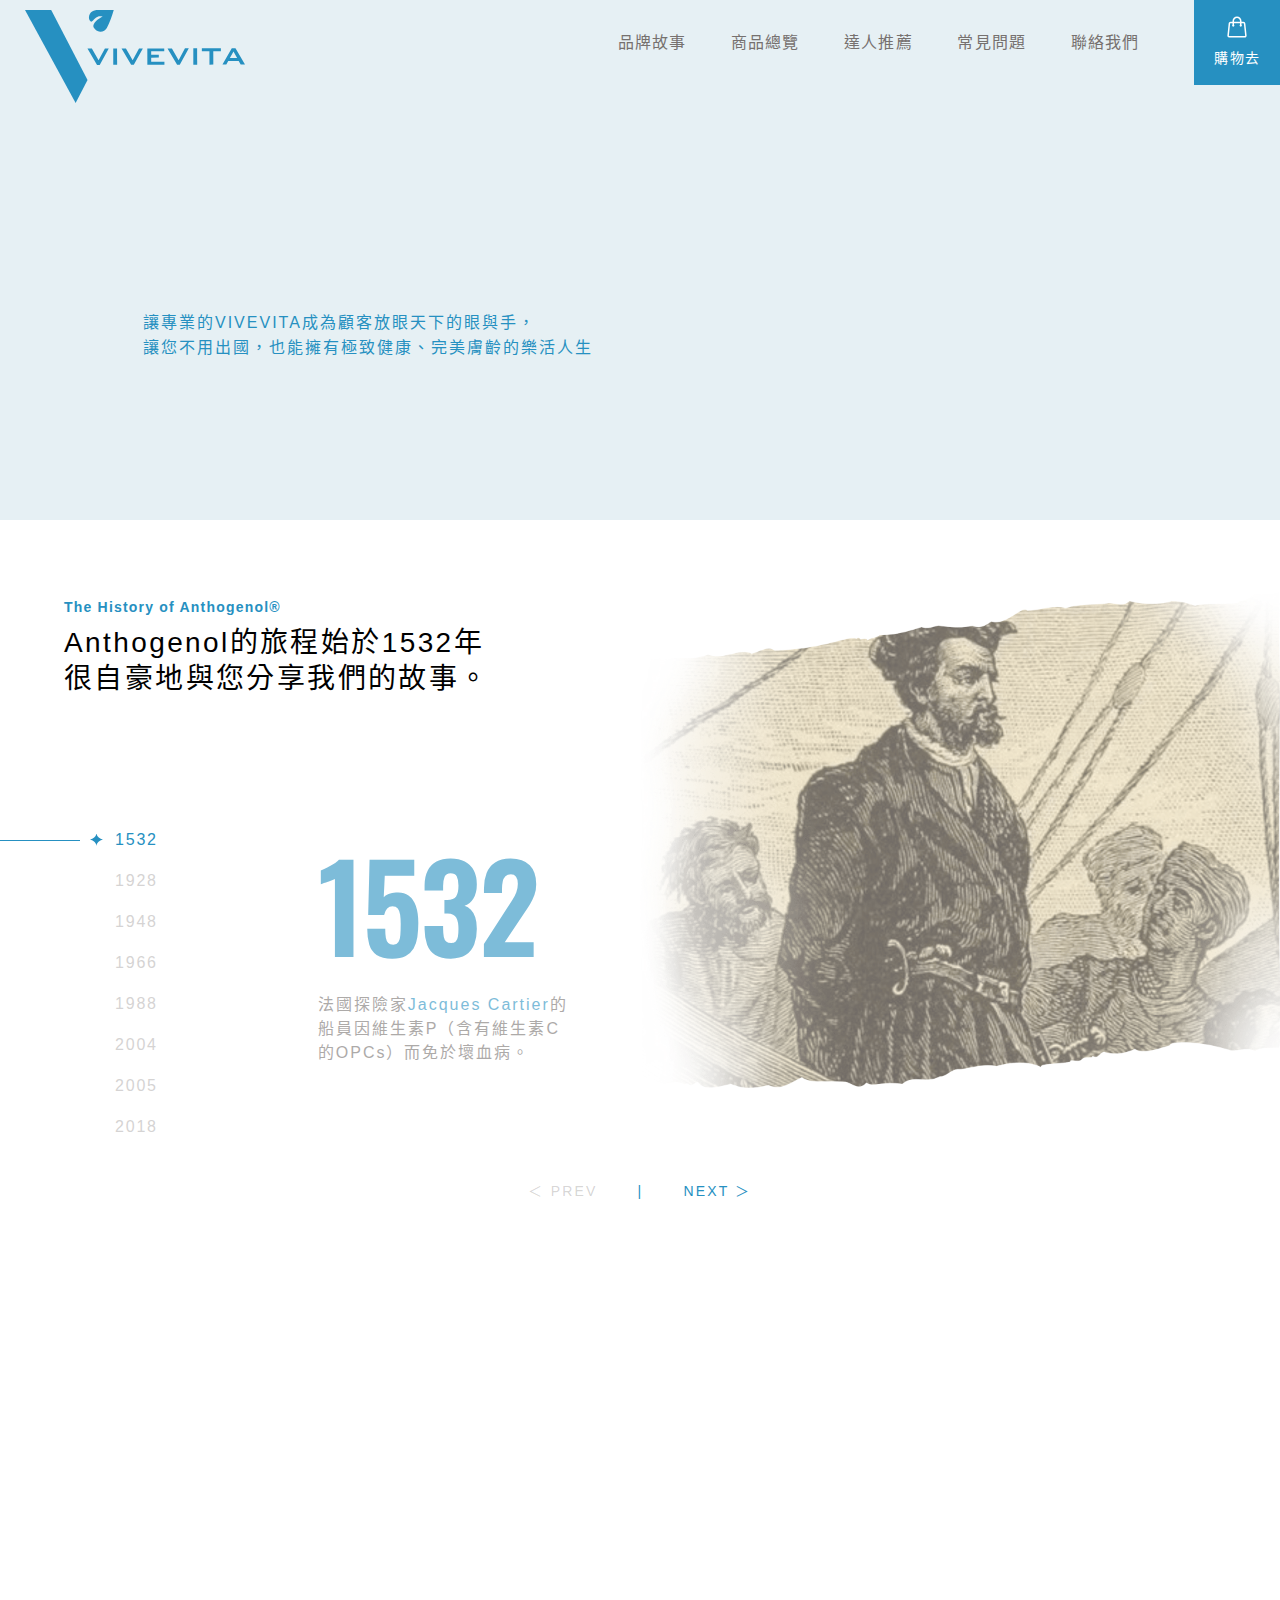
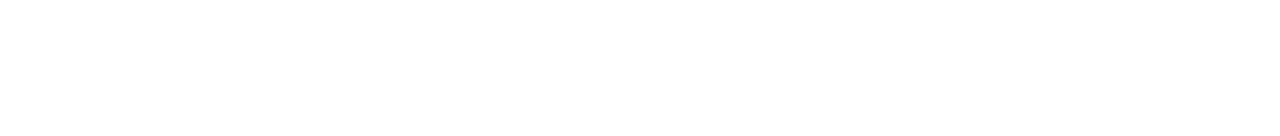
<file: about.html>
<!DOCTYPE html>
<html lang="zh-tw">

<head>
    <meta charset="UTF-8">
    <meta name="viewport" content="width=device-width, initial-scale=1.0">
    <meta http-equiv="x-ua-compatible" content="IE=edge, chrome=1">
    <meta name="viewport" content="width=device-width, initial-scale=1, shrink-to-fit=no">
    <title>品牌故事 | Anthogenol®月光寶盒</title>
    <!-- Google Tag Manager -->
    <script>(function(w,d,s,l,i){w[l]=w[l]||[];w[l].push({'gtm.start':
    new Date().getTime(),event:'gtm.js'});var f=d.getElementsByTagName(s)[0],
    j=d.createElement(s),dl=l!='dataLayer'?'&l='+l:'';j.async=true;j.src=
    'https://www.googletagmanager.com/gtm.js?id='+i+dl;f.parentNode.insertBefore(j,f);
    })(window,document,'script','dataLayer','GTM-T2LGN669');</script>
    <!-- End Google Tag Manager -->
    <!-- SEO -->
    <meta name="author" content="VIVEVITA">
    <meta name="copyright" content="VIVEVITA">
    <meta name="description" content="Anthogenol®月光寶盒">
    <meta name="keyword" content="Anthogenol®月光寶盒">
    <meta property="og:title" content="Anthogenol®月光寶盒">
    <meta property="og:url" content="http://www.example.com/">
    <meta property="og:image" content="http://example.com/image.jpg">
    <meta property="og:description" content="Anthogenol®月光寶盒">
    <!--標籤上的 icon-->
    <link rel="icon" href="favicon.png">
    <link rel="icon" href="favicon.ico?v=1.1">
    <link rel="apple-touch-icon" href="apple-touch-icon.png" sizes="180x180">
    <link rel="icon" type="image/png" href="favicon-32x32.png" sizes="32x32">
    <link rel="icon" type="image/png" href="favicon-16x16.png" sizes="16x16">
    <!-- css -->
    <link rel="stylesheet" href="css/menu.css">
    <link rel='stylesheet' href="css/left-menu.css">
    <link rel="stylesheet" type="text/css" href="css/preset.css">
    <link rel="stylesheet" type="text/css" href="css/bootstrap-grid.css">
    <link rel="stylesheet" type="text/css" href="css/all.css">
    <!-- 動畫 -->
    <link rel="stylesheet" href="css/animate.min.css">
    <link rel="preconnect" href="https://fonts.googleapis.com">
    <link rel="preconnect" href="https://fonts.gstatic.com" crossorigin>
    <link href="https://fonts.googleapis.com/css2?family=Oswald:wght@200..700&display=swap" rel="stylesheet">
    <!-- 輪播 -->
    <link rel='stylesheet' href="css/swiper.min.css">
</head>

<body>
    <header class="header-area wow fadeInDown"></header>
    <main>
        <!-- BANNER-->
        <article class="page-banner wow fadeInDown" data-wow-offset="1" data-wow-duration="0.7s" data-wow-delay="0.7s">
            <section class="container">
                <div class="p-title">
                    <h1 class="h1_text"></h1>
                    <p class="wow fadeInDown" data-wow-duration="0.7s" data-wow-delay="1.2s">
                        讓專業的VIVEVITA成為顧客放眼天下的眼與手，<br>讓您不用出國，也能擁有極致健康、完美膚齡的樂活人生</p>
                </div>
            </section>
        </article>

        <!-- 公司介紹 -->
        <article class="page-about wow fadeIn" data-wow-duration="1s" data-wow-delay="1.5s">
            <section>
                <div class="bg hover" id="ABOUT_YEAR_LIST">
                    <div class="info">
                        <div class="left">
                            <div class="title">
                                <span>The History of Anthogenol®</span>
                                <h1>Anthogenol的旅程始於1532年 <br>
                                    很自豪地與您分享我們的故事。</h1>
                            </div>
                            <div class="d-flex align-items-center about_hover">
                                <div class="list">
                                    <!-- 當頁需加 class="about__list-li" -->
                                    <ul>
                                        <li class="about__list-li" data-index="0"><a href="">1532</a></li>
                                        <li data-index="1"><a href="">1928</a></li>
                                        <li data-index="2"><a href="">1948</a></li>
                                        <li data-index="3"><a href="">1966</a></li>
                                        <li data-index="4"><a href="">1988</a></li>
                                        <li data-index="5"><a href="">2004</a></li>
                                        <li data-index="6"><a href="">2005</a></li>
                                        <li data-index="7"><a href="">2018</a></li>
                                    </ul>
                                </div>
                                <div class="text about_hover">
                                    <h1>1532</h1>
                                    <p>法國探險家<span>雅克卡地亞 (Jacques Cartier)</span>的船員透過維生素 P - OPCs 和維生素 C 避免了壞血病</p>
                                </div>
                            </div>

                        </div>

                        <div class="pic about_hover">
                            <img src="upload/a01.png" alt="">
                        </div>
                    </div>
                </div>

                <!-- 上/下頁 -->
                <div class="arrow mt-4 mb-5">
                    <!-- disable加上 class="arrow-active" -->
                    <div><a href="" class="link_post" id="PREV">＜ PREV</a></div>
                    <div>|</div>
                    <div><a href="" class="link_post" id="NEXT">NEXT ＞</a></div>
                </div>
            </section>
        </article>
    </main>

    <!--goTOP-->
    <a href="#0" class="go-top" style="display: none;">
        <img src="img/top.svg" alt=""><span>TOP</span>
    </a>

    <footer class="footer wow fadeInUp" data-wow-duration="1s"></footer>

    <script src='js/jquery-3.4.1.min.js'></script>
    <script src="js/all.js"></script>
    <script src="js/wow.min.js"></script>
    <script src="js/jquery.touchSwipe.min.js"></script>
    <script>
        $(document).ready(function() {
            $.get("./component/header_con.html", function(headerData) {
                $("header").html(headerData);
                var script = document.createElement("script");
                script.src = "js/menu.js";
                document.head.appendChild(script);
            });

            $.get("./component/footer_con.html", function(footerData) {
                $("footer").html(footerData);
            });

            new WOW().init();
        });

        //打字動畫
        const dom = $('.h1_text');
        const PAGE_TITLE = 'ABOUT'.split('');

        let text_index = 0;
        function writing(text_index) {
            if (text_index < PAGE_TITLE.length) {
                dom.html(dom.html() + PAGE_TITLE[text_index]);
                setTimeout(() => writing(++text_index), 150);
            }
        }
        setTimeout(() => writing(text_index), 1000);


        //品牌文案
        var data = [{ year: "1532", description: "法國探險家<span>Jacques Cartier</span>的船員因維生素P（含有維生素C的OPCs）而免於壞血病。", image: "upload/a01.png" }, { year: "1928", description: "匈牙利生物化學家<span>Albert Szent-Györgi</span> 首次分離出抗壞血酸（維生素C）。", image: "upload/a02.png" }, { year: "1948", description: "<span>Masquelier教授</span>發現了維生素P - OPCs，並專利了從松樹皮和葡萄籽中提取OPCs的技術。", image: "upload/a03.png" }, { year: "1966", description: "授予了<span>在支持靜脈、血管和毛細血管健康方面應用OPCs</span>的專利。", image: "upload/a04.png" }, { year: "1988", description: "醫美界開始將<span>OPCs</span>使用在皮膚保養。", image: "upload/a05.png" }, { year: "2004", description: "<span>MASQUELIER’s® Original OPCs（馬斯魁勒®低聚原花青素）</span>在澳大利亞推出。", image: "upload/a06.png" }, { year: "2005", description: "Masquelier 教授推出了革命性的品質系統 - <span>複合植物營養素認證（CPA）。</span>", image: "upload/a07.png" }, { year: "2018", description: "Anthogenol® 根據新的<span>TGA（澳洲藥品管理局）法規升級了包裝</span>，並使用了更環保的包材。", image: "upload/a08.png" }];

        var currentIndex = 0;
        var activationScrollY = 500; // 初始起動位置
        var inAboutYearList = false; // 在 ABOUT_YEAR_LIST 內 
        updateContent(currentIndex);

        function addNonPassiveEventListener(element, event, handler) {
            element.addEventListener(event, handler, { passive: false });
        }
        function removeNonPassiveEventListener(element, event, handler) {
            element.removeEventListener(event, handler, { passive: true });
        }

        function preventDefaultScroll(event) {
            event.preventDefault();
        }

        //滾動時
        $(window).on('wheel', function (event) {

            if ($(window).scrollTop() >= activationScrollY && inAboutYearList) {
                var scrollPosition = $(this).scrollTop();
                if (event.originalEvent.deltaY > 0) {
                    // SCROLL DOWN
                    if (currentIndex < data.length - 1) {
                        currentIndex++;
                        // var lessPosition = scrollPosition - 1.5;
                        // $(this).scrollTop(lessPosition);
                        updateContent(currentIndex);
                    }
                } else {
                    // SCROLL UP
                    if (currentIndex > 0) {
                        currentIndex--;
                        // var morePosition = scrollPosition + 1.5;
                        // $(this).scrollTop(morePosition);
                        updateContent(currentIndex);
                    }
                }
            }
        });
        //作用範圍
        $(".about_hover").hover(
            function () {
                inAboutYearList = true;
                addNonPassiveEventListener(window, 'wheel', preventDefaultScroll);
            },
            function () {
                inAboutYearList = false;
                removeNonPassiveEventListener(window, 'wheel', preventDefaultScroll);
            }
        );

        //MMM
        $(".info").swipe({
            swipeLeft: function () {
                if (currentIndex < data.length - 1) {
                    currentIndex = (currentIndex + 1) % data.length;
                    updateContent(currentIndex);
                }
            },
            swipeRight: function () {
                if (currentIndex > 0) {
                    currentIndex = (currentIndex - 1 + data.length) % data.length;
                    updateContent(currentIndex);
                }
            },
            threshold: 70
        });

        // 點擊切換
        $('.list ul li').on('click touchstart', function (event) {
            event.preventDefault();
            var index = $(this).index();
            currentIndex = index;
            updateContent(currentIndex);
            return false
        });

        $('#PREV').on('click', function (event) {
            if (currentIndex <= 0) {
                $(this).addClass('arrow-active');
            } else {
                $(this).removeClass('arrow-active');
                currentIndex--;
                updateContent(currentIndex);

            }
            preventDefaultScroll(event);
        });

        $('#NEXT').on('click', function (event) {
            if (currentIndex >= data.length - 1) {
                $(this).addClass('arrow-active');
            } else {
                $(this).removeClass('arrow-active');
                currentIndex++;
                updateContent(currentIndex);
            }
            preventDefaultScroll(event);
        });


        //更新目前INDEX
        function updateContent(index) {
            $('.about__list-li').removeClass('about__list-li active');
            $('.list ul li').eq(index).addClass('about__list-li active');
            $('.text h1, .text p, .pic img').fadeOut(300, function () {
                $('.text h1').html(data[index].year);
                $('.text p').html(data[index].description);
                $('.pic img').attr('src', data[index].image);
                $('.text h1, .text p, .pic img').fadeIn(800);
            });

            // 按鈕狀態
            if (index === 0) {
                $('#PREV').addClass('arrow-active');
            } else {
                $('#PREV').removeClass('arrow-active');
            }

            if (index === data.length - 1) {
                $('#NEXT').addClass('arrow-active');
            } else {
                $('#NEXT').removeClass('arrow-active');
            }
        }


    </script>

</body>

</html>
</file>
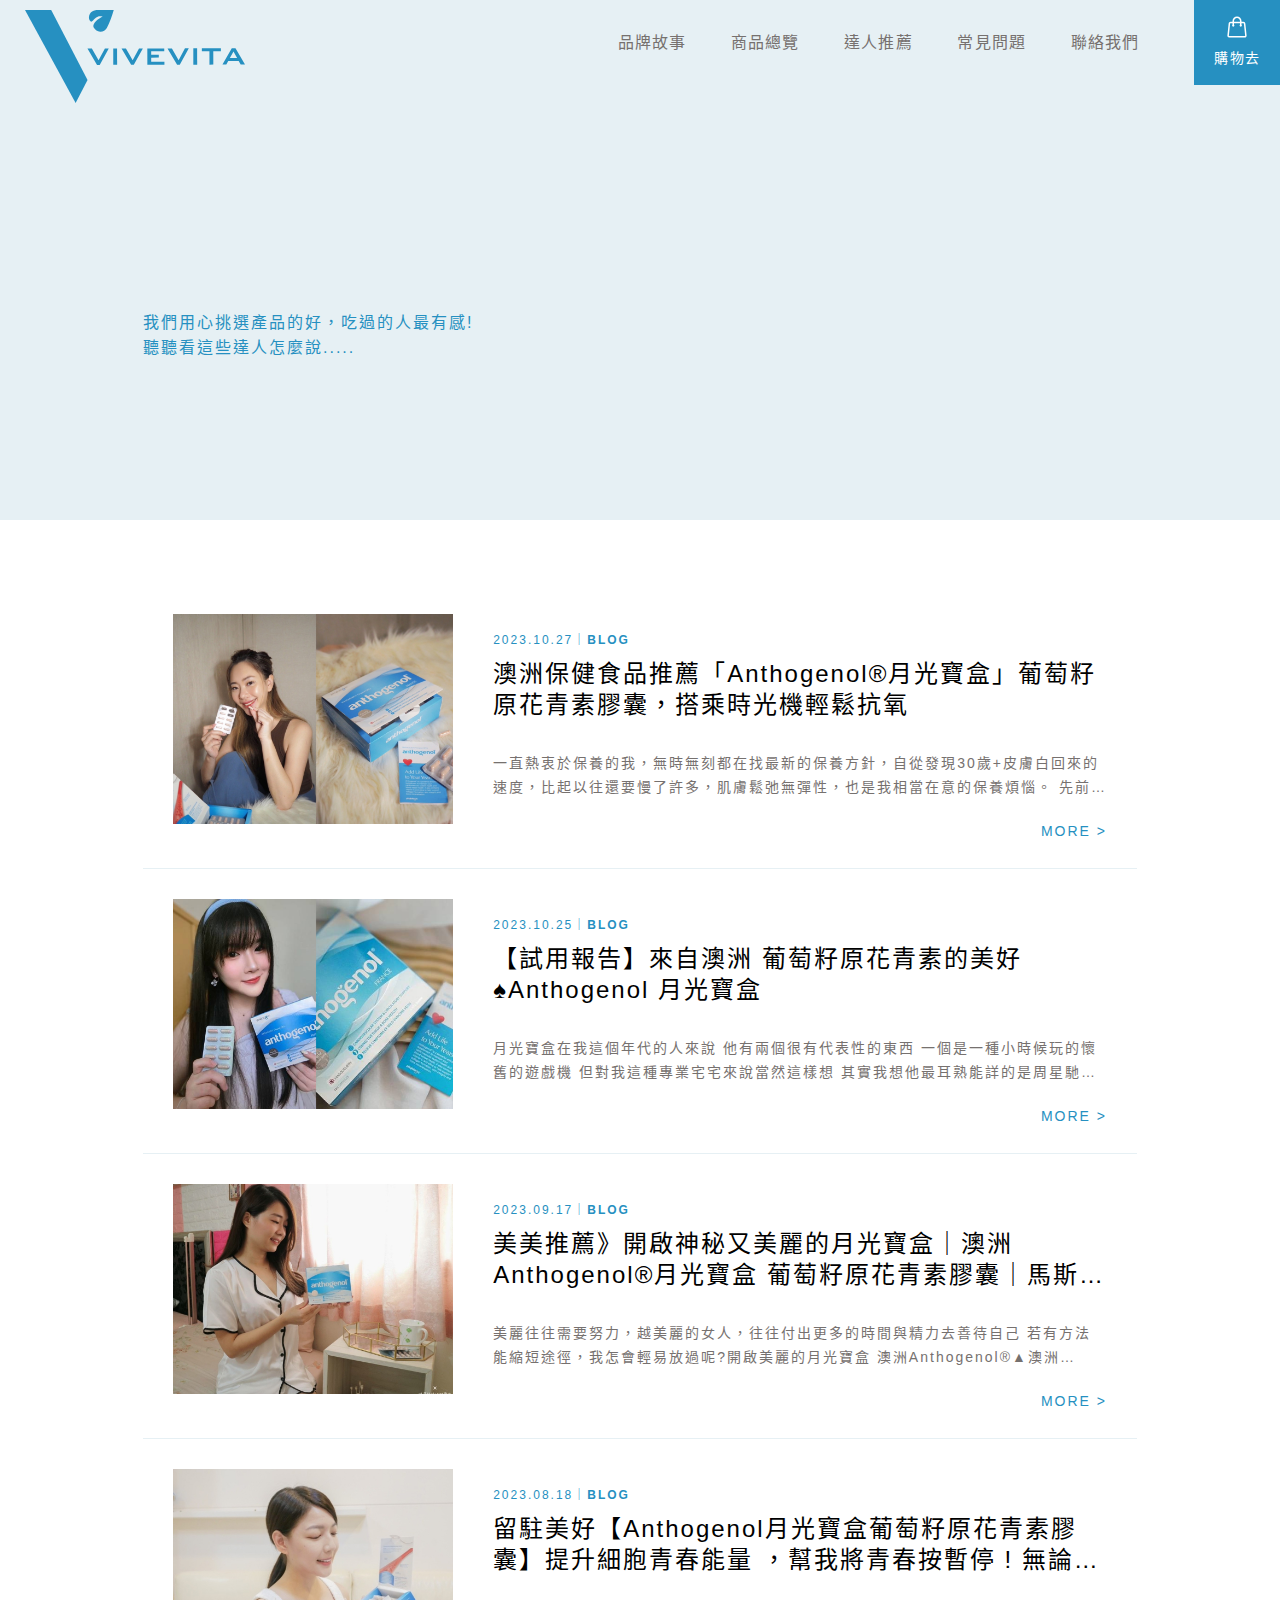
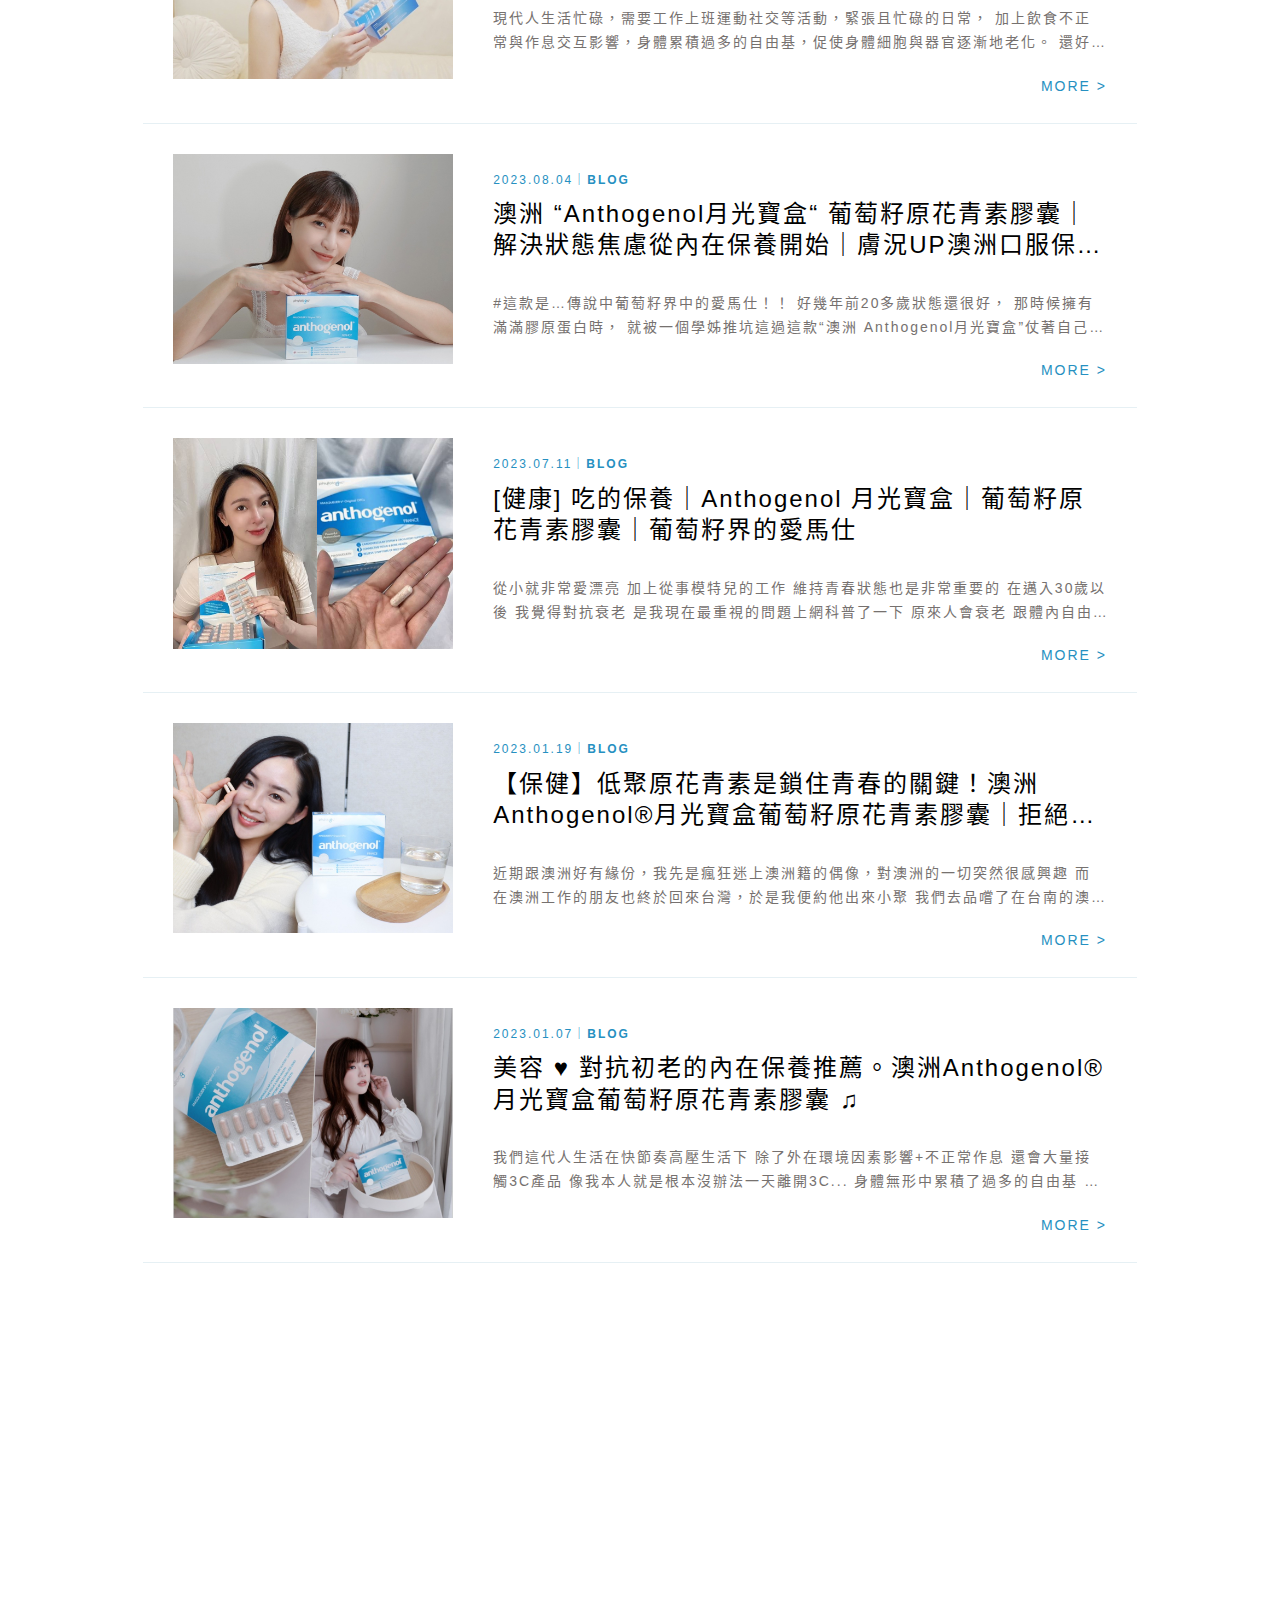
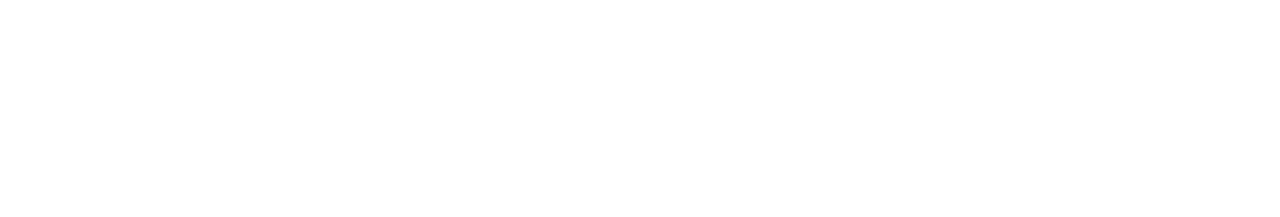
<file: news.html>
<!DOCTYPE html>
<html lang="zh-tw">

<head>
    <meta charset="UTF-8">
    <meta name="viewport" content="width=device-width, initial-scale=1.0">
    <meta http-equiv="x-ua-compatible" content="IE=edge, chrome=1">
    <meta name="viewport" content="width=device-width, initial-scale=1, shrink-to-fit=no">
    <title>達人推薦 | Anthogenol®月光寶盒</title>
    <!-- Google Tag Manager -->
    <script>(function(w,d,s,l,i){w[l]=w[l]||[];w[l].push({'gtm.start':
    new Date().getTime(),event:'gtm.js'});var f=d.getElementsByTagName(s)[0],
    j=d.createElement(s),dl=l!='dataLayer'?'&l='+l:'';j.async=true;j.src=
    'https://www.googletagmanager.com/gtm.js?id='+i+dl;f.parentNode.insertBefore(j,f);
    })(window,document,'script','dataLayer','GTM-T2LGN669');</script>
    <!-- End Google Tag Manager -->
    <!-- SEO -->
    <meta name="author" content="VIVEVITA">
    <meta name="copyright" content="VIVEVITA">
    <meta name="description" content="Anthogenol®月光寶盒">
    <meta name="keyword" content="Anthogenol®月光寶盒">
    <meta property="og:title" content="Anthogenol®月光寶盒">
    <meta property="og:url" content="http://www.example.com/">
    <meta property="og:image" content="http://example.com/image.jpg">
    <meta property="og:description" content="Anthogenol®月光寶盒">
    <!--標籤上的 icon-->
    <link rel="icon" href="favicon.png">
    <link rel="icon" href="favicon.ico?v=1.1">
    <link rel="apple-touch-icon" href="apple-touch-icon.png" sizes="180x180">
    <link rel="icon" type="image/png" href="favicon-32x32.png" sizes="32x32">
    <link rel="icon" type="image/png" href="favicon-16x16.png" sizes="16x16">
    <!-- css -->
    <link rel="stylesheet" href="css/menu.css">
    <link rel='stylesheet' href="css/left-menu.css">
    <link rel="stylesheet" type="text/css" href="css/preset.css">
    <link rel="stylesheet" type="text/css" href="css/bootstrap-grid.css">
    <link rel="stylesheet" type="text/css" href="css/all.css">
    <!-- 動畫 -->
    <link rel="stylesheet" href="css/animate.min.css">
    <link rel="preconnect" href="https://fonts.googleapis.com">
    <link rel="preconnect" href="https://fonts.gstatic.com" crossorigin>
    <link href="https://fonts.googleapis.com/css2?family=Oswald:wght@200..700&display=swap" rel="stylesheet">
    <!-- 輪播 -->
    <link rel='stylesheet' href="css/swiper.min.css">
</head>

<body>
    <header class="header-area wow fadeInDown"></header>
    <main>
        <!-- BANNER-->
        <article class="page-banner wow fadeInDown" data-wow-offset="1" data-wow-duration="0.7s" data-wow-delay="0.7s">
            <section class="container">
                <div class="p-title">
                    <h1 class="h1_text"></h1>
                    <p class="wow fadeInDown" data-wow-duration="0.7s" data-wow-delay="1.5s">
                        我們用心挑選產品的好，吃過的人最有感!<br>
                        聽聽看這些達人怎麼說.....
                    </p>
                </div>
            </section>
        </article>

        <!-- 文章列表 -->
        <article class="top-alla wow fadeIn" data-wow-duration="1s" data-wow-delay="1.8s">
            <section>
                <div class="container">
                    <div class="row">
                        <div class="col-12" id="BLOG_LIST">
                            <!-- news_detail -->
                        </div>
                    </div>
                </div>
            </section>
        </article>
    </main>

    <!--goTOP-->
    <a href="#0" class="go-top" style="display: none;">
        <img src="img/top.svg" alt=""><span>TOP</span>
    </a>

    <footer class="footer wow fadeInUp" data-wow-duration="1s"></footer>

    <script src='js/jquery-3.4.1.min.js'></script>
    <script src="js/all.js"></script>
    <script src="js/wow.min.js"></script>
    <script>
        $(document).ready(function () {
            $("header").load("./component/header_con.html", function(headerData) {
                $("header").html(headerData);
                var script = document.createElement("script");
                script.src = "js/menu.js";
                document.head.appendChild(script);
            });
            
            new WOW().init();
        });

        //打字動畫
        const dom = $('.h1_text');
        const data = 'RECOMMEND'.split('');

        let index = 0;
        function writing(index) {
            if (index < data.length) {
                dom.html(dom.html() + data[index]);
                setTimeout(() => writing(++index), 150);
            }
        }
        setTimeout(() => writing(index), 1000);

        //JSON
        $.getJSON("news.json", function (json) {
            var NEWSINFO = json.BlogData;

            // 排序 
            var sortedBlogData = [...NEWSINFO].sort(compareDate);
            function compareDate(a, b) {
                let dateA = new Date(a.PostDate);
                let dateB = new Date(b.PostDate);
                return dateB - dateA;
            }

            // 新的Array
            var NewBlog = sortedBlogData;

            NewBlog.forEach((data, index) => {

                var postINDEX = data.ID;
                var url = 'news_detail.html?index=' + index;

                // 抓所有文字
                var PostTXT = '';
                data.PostContent.forEach(function (item) {
                    if (item.type === "text") {
                        var post_text = item.text
                            .replace(/<br\s*\/?>/gi, "").replace(/<a[^>]*>(.*?)<\/a>/gi, "$1");
                        PostTXT += post_text;
                    }
                });

                const LIST_HTML = `<a href="` + url + `">
                                                <div class="news-list">
                                                    <div class="news-left">
                                                        <img src="`+ data.BlogPicURL + `" alt="">
                                                    </div>
                                                    <div class="news-right">
                                                        <div class="time">
                                                            <span>`+ formatDate(data.PostDate) + `</span>
                                                            <span>｜</span>
                                                            <span>BLOG</span>
                                                        </div> 
                                                        <!--標題-->   
                                                        <h1>`+ data.PostTitle + `</h1>
                                                        <!--簡述--> 
                                                        <p>`+ PostTXT + `</p>
                                                        <h5>MORE ></h5>
                                                    </div>
                                                </div>
                                            </a>`;
                $('#BLOG_LIST').append(LIST_HTML);

            });
        });

        // 格式化日期
        function formatDate(dateString) {
            let date = new Date(dateString);
            let year = date.getFullYear();
            let month = String(date.getMonth() + 1).padStart(2, '0');
            let day = String(date.getDate()).padStart(2, '0');
            return `${year}.${month}.${day}`;
        }
        
        $("footer").load("./component/footer_con.html");
    </script>
</body>

</html>
</file>
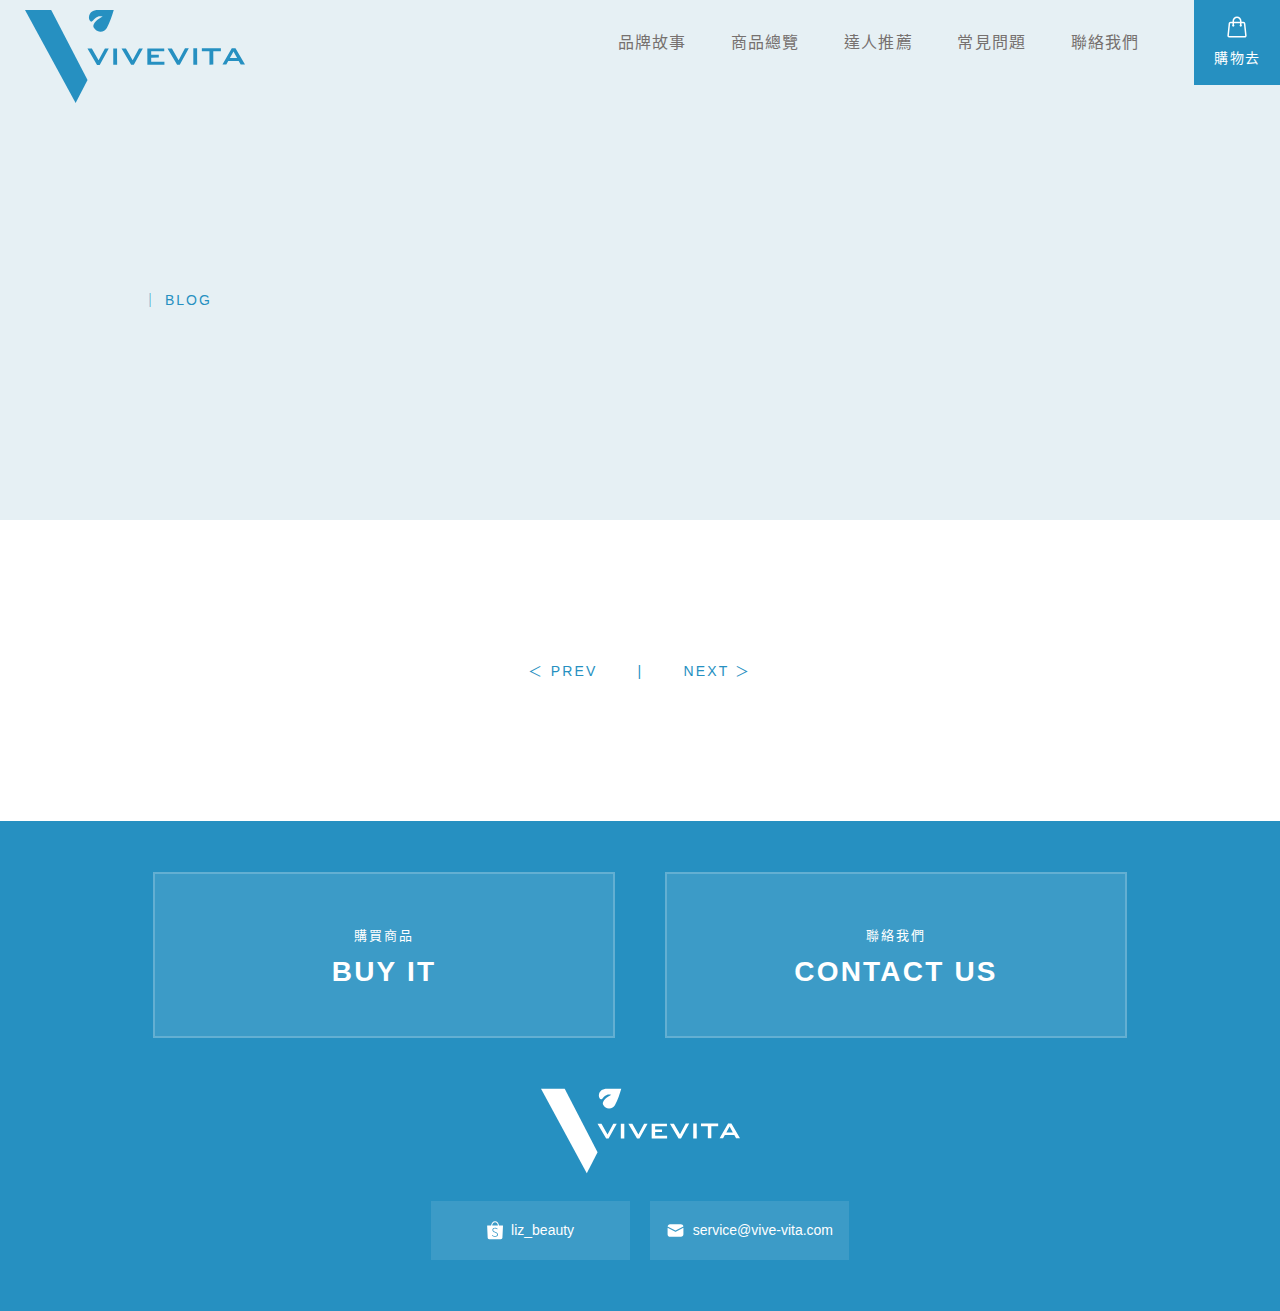
<file: news_detail.html>
<!DOCTYPE html>
<html lang="zh-tw">

<head>
    <meta charset="UTF-8">
    <meta name="viewport" content="width=device-width, initial-scale=1.0">
    <meta http-equiv="x-ua-compatible" content="IE=edge, chrome=1">
    <meta name="viewport" content="width=device-width, initial-scale=1, shrink-to-fit=no">
    <title>Anthogenol®月光寶盒</title>
    <!-- Google Tag Manager -->
    <script>(function(w,d,s,l,i){w[l]=w[l]||[];w[l].push({'gtm.start':
    new Date().getTime(),event:'gtm.js'});var f=d.getElementsByTagName(s)[0],
    j=d.createElement(s),dl=l!='dataLayer'?'&l='+l:'';j.async=true;j.src=
    'https://www.googletagmanager.com/gtm.js?id='+i+dl;f.parentNode.insertBefore(j,f);
    })(window,document,'script','dataLayer','GTM-T2LGN669');</script>
    <!-- End Google Tag Manager -->
    <!-- SEO -->
    <meta name="author" content="VIVEVITA">
    <meta name="copyright" content="VIVEVITA">
    <meta name="description" content="Anthogenol®月光寶盒">
    <meta name="keyword" content="Anthogenol®月光寶盒">
    <meta property="og:title" content="Anthogenol®月光寶盒">
    <meta property="og:url" content="http://www.example.com/">
    <meta property="og:image" content="http://example.com/image.jpg">
    <meta property="og:description" content="Anthogenol®月光寶盒">
    <!--標籤上的 icon-->
    <link rel="icon" href="favicon.png">
    <link rel="icon" href="favicon.ico?v=1.1">
    <link rel="apple-touch-icon" href="apple-touch-icon.png" sizes="180x180">
    <link rel="icon" type="image/png" href="favicon-32x32.png" sizes="32x32">
    <link rel="icon" type="image/png" href="favicon-16x16.png" sizes="16x16">
    <!-- css -->
    <link rel="stylesheet" href="css/menu.css">
    <link rel='stylesheet' href="css/left-menu.css">
    <link rel="stylesheet" type="text/css" href="css/preset.css">
    <link rel="stylesheet" type="text/css" href="css/bootstrap-grid.css">
    <link rel="stylesheet" type="text/css" href="css/all.css">
    <!-- 動畫 -->
    <link rel="stylesheet" href="css/animate.min.css">
    <link rel="preconnect" href="https://fonts.googleapis.com">
    <link rel="preconnect" href="https://fonts.gstatic.com" crossorigin>
    <link href="https://fonts.googleapis.com/css2?family=Oswald:wght@200..700&display=swap" rel="stylesheet">
    <!-- 輪播 -->
    <link rel='stylesheet' href="css/swiper.min.css">
</head>

<body>
    <header class="header-area wow fadeInDown"></header>
    <main>
        <!-- BANNER-->
        <article class="page-banner wow fadeInDown" data-wow-offset="1" data-wow-duration="0.7s" data-wow-delay="0.7s">
            <section class="container">
                <div class="p-title">
                    <div class="news-detail-title">
                        <!-- 日期 -->
                        <div class="time">
                            <span id="POST_DATE"></span>
                            <span>｜</span>
                            <span>BLOG</span>
                        </div>
                        <!-- 標題 -->
                        <h2 id="POST_TITLE"></h2>
                    </div>
                </div>
            </section>
        </article>

        <!-- 文章內文 -->
        <article class="top-alla wow fadeIn" data-wow-duration="1s" data-wow-delay="1s">
            <section>
                <div class="container">
                    <div class="row">
                        <div class="col-12">
                            <!-- 內文 -->
                            <div class="news-content" id="POST_CONTENT">
                                <div id="POST_INFO">

                                </div>

                                <h5 id="POST_SOURCE"></h5>
                            </div>
                            <!-- 上/下頁 -->
                            <div class="arrow">
                                <div><a href="" class="link_post" id="PREV">＜ PREV</a></div>
                                <div>|</div>
                                <div><a href="" class="link_post" id="NEXT">NEXT ＞</a></div>
                            </div>
                        </div>
                    </div>
                </div>
            </section>
        </article>
    </main>

    <!--goTOP-->
    <a href="#0" class="go-top" style="display: none;">
        <img src="img/top.svg" alt=""><span>TOP</span>
    </a>

    <footer class="footer wow fadeInUp" data-wow-duration="1s"></footer>

    <script src='js/jquery-3.4.1.min.js'></script>
    <script src="js/all.js"></script>
    <script src="js/wow.min.js"></script>
    <script>
        $(document).ready(function () {
            $("header").load("./component/header_con.html", function(headerData) {
                $("header").html(headerData);
                var script = document.createElement("script");
                script.src = "js/menu.js";
                document.head.appendChild(script);
            });

            new WOW().init();
        });

        //URL取參數
        var urlParams = new URLSearchParams(window.location.search);
        var PageID = urlParams.get('id');
        var PageIndex = urlParams.get('index');

        $.getJSON("news.json", function (json) {
            var NEWSDATA = json.BlogData;

            // 排序
            var sortedBlogData = [...NEWSDATA].sort(compareDate);
            function compareDate(a, b) {
                let dateA = new Date(a.PostDate);
                let dateB = new Date(b.PostDate);
                return dateB - dateA;
            }

            // 新的Array 
            var NewBlog = sortedBlogData;
            GetBlogPost(PageIndex);

            //印文章
            function GetBlogPost(e) { 
                const NEWS_INFO = NewBlog;
                const AUTHOR = NEWS_INFO[e].BlogAuthor;
                const CONTENT = NEWS_INFO[e].PostContent;
                const POST_SOURCE = `本內容由` + AUTHOR + `授權使用，非經同意不得轉載，原文連結點<a target="_blank" href="` + NEWS_INFO[e].PostURL + `">這裡</a> 。`;
                CONTENT.forEach(item => {
                    if (item.type == "image") {
                        $('#POST_INFO').append('<img src="' + item.src + '" alt="' + item.alt + '">')
                    } else if (item.type == "text") {
                        $('#POST_INFO').append('<p>' + item.text + '</p>');
                    } else if (item.type == "title") {
                        $('#POST_INFO').append('<h4>' + item.title + '</h4>');
                    }
                });

                $('#POST_DATE').html(formatDate(NEWS_INFO[e].PostDate));
                $('#POST_TITLE').html(NEWS_INFO[e].PostTitle);
                $('#POST_SOURCE').html(POST_SOURCE);

                $('title').html(NEWS_INFO[e].PostTitle + ' | Anthogenol®月光寶盒');
            }

            var POST_LEN = json.BlogData.length;
            var thisINDEX = Number(PageIndex);

            if (thisINDEX <= 0) {
                $('#PREV').addClass('arrow-active');
            } else if (thisINDEX >= POST_LEN - 1) {
                $('#NEXT').addClass('arrow-active');
            }

            $('#PREV').on('click', function () {
                if (thisINDEX <= 0) {
                    event.preventDefault();
                } else {
                    // 設參數
                    var postId = thisINDEX - 1;
                    var url = 'news_detail.html?index=' + (thisINDEX - 1);
                    $(this).removeClass('arrow-active');
                    $(this).attr('href', url);
                }
            });

            $('#NEXT').on('click', function () {
                if (thisINDEX >= POST_LEN - 1) {
                    event.preventDefault();
                } else {
                    // 設參數
                    var postId = thisINDEX + 1;
                    var url = 'news_detail.html?index=' + (thisINDEX + 1);
                    $(this).removeClass('arrow-active');
                    $(this).attr('href', url);
                }
            });
        });

        // 格式化日期
        function formatDate(dateString) {
            let date = new Date(dateString);
            let year = date.getFullYear();
            let month = String(date.getMonth() + 1).padStart(2, '0');
            let day = String(date.getDate()).padStart(2, '0');
            return `${year}.${month}.${day}`;
        }
        
        $("footer").load("./component/footer_con.html");

    </script>
</body>

</html>
</file>
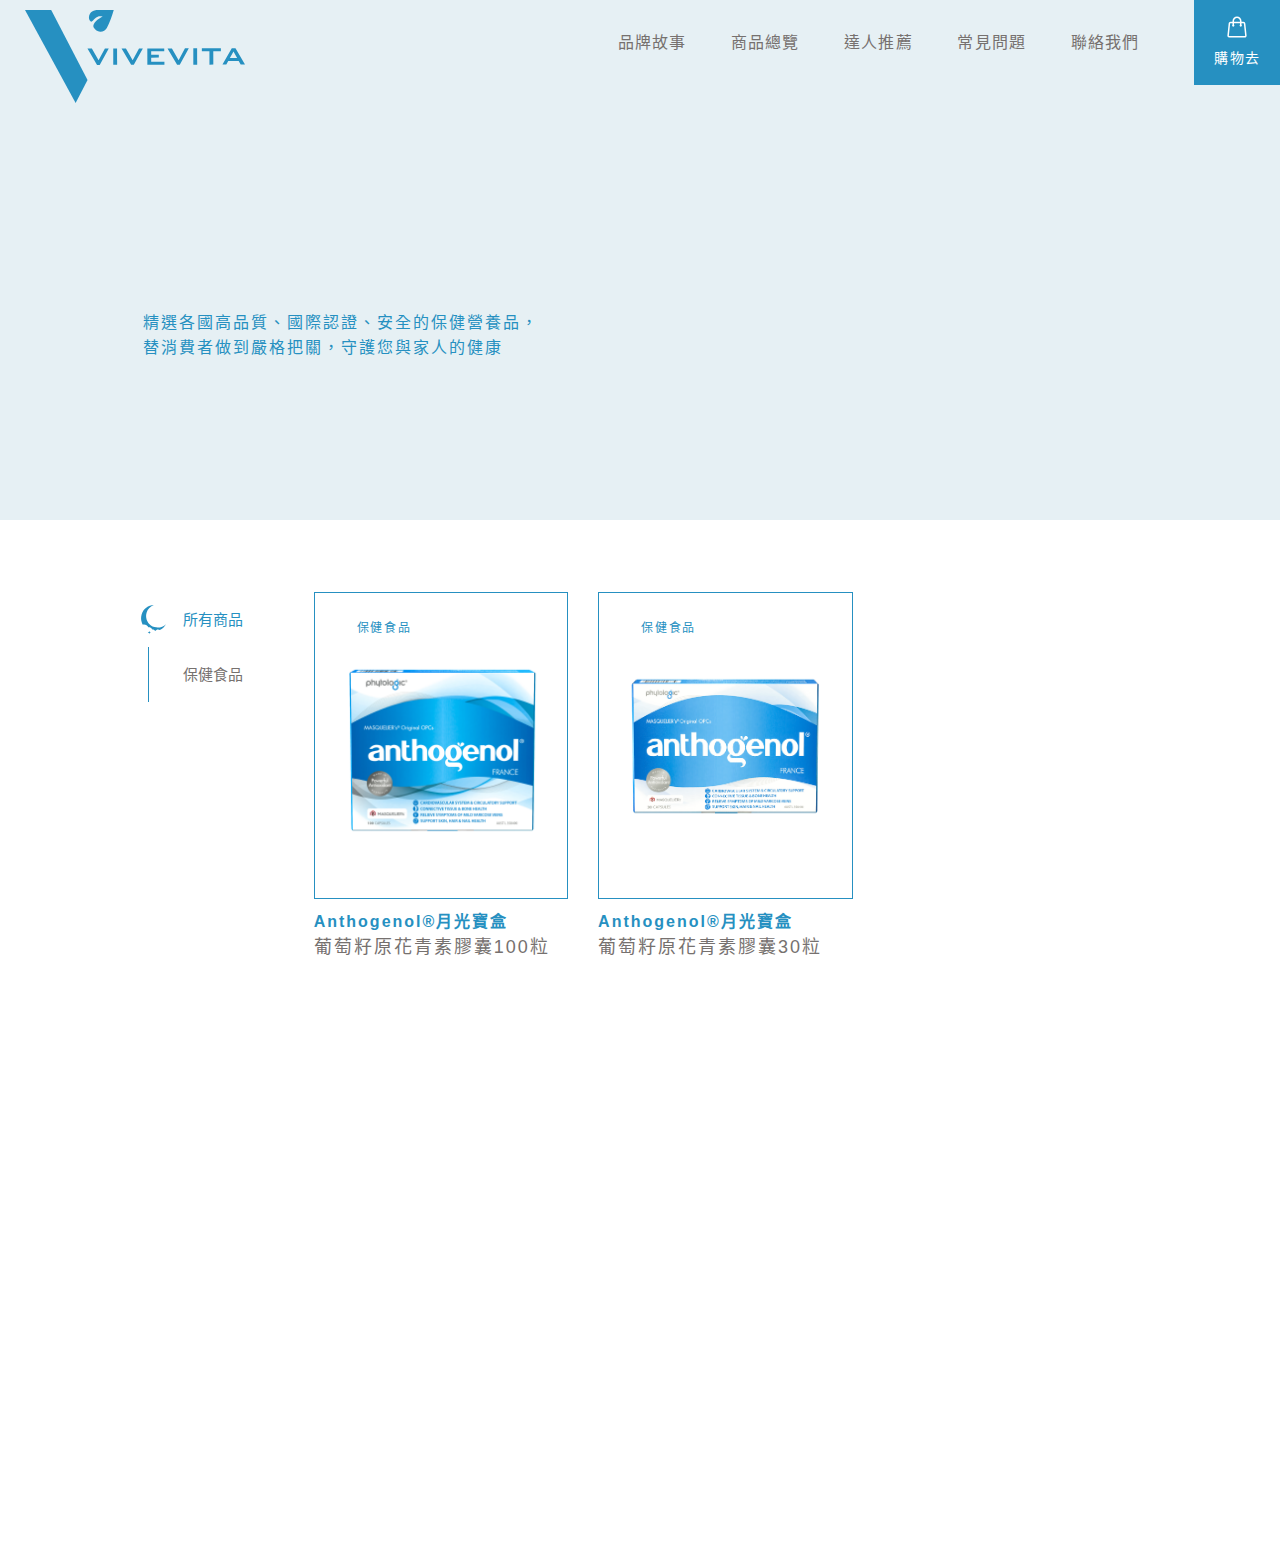
<file: product.html>
<!DOCTYPE html>
<html lang="zh-tw">

<head>
    <meta charset="UTF-8">
    <meta name="viewport" content="width=device-width, initial-scale=1.0">
    <meta http-equiv="x-ua-compatible" content="IE=edge, chrome=1">
    <meta name="viewport" content="width=device-width, initial-scale=1, shrink-to-fit=no">
    <title>商品總覽 | Anthogenol®月光寶盒</title>
    <!-- Google Tag Manager -->
    <script>(function(w,d,s,l,i){w[l]=w[l]||[];w[l].push({'gtm.start':
    new Date().getTime(),event:'gtm.js'});var f=d.getElementsByTagName(s)[0],
    j=d.createElement(s),dl=l!='dataLayer'?'&l='+l:'';j.async=true;j.src=
    'https://www.googletagmanager.com/gtm.js?id='+i+dl;f.parentNode.insertBefore(j,f);
    })(window,document,'script','dataLayer','GTM-T2LGN669');</script>
    <!-- End Google Tag Manager -->
    <!-- SEO -->
    <meta name="author" content="VIVEVITA">
    <meta name="copyright" content="VIVEVITA">
    <meta name="description" content="Anthogenol®月光寶盒">
    <meta name="keyword" content="Anthogenol®月光寶盒">
    <meta property="og:title" content="Anthogenol®月光寶盒">
    <meta property="og:url" content="http://www.example.com/">
    <meta property="og:image" content="http://example.com/image.jpg">
    <meta property="og:description" content="Anthogenol®月光寶盒">
    <!--標籤上的 icon-->
    <link rel="icon" href="favicon.png">
    <link rel="icon" href="favicon.ico?v=1.1">
    <link rel="apple-touch-icon" href="apple-touch-icon.png" sizes="180x180">
    <link rel="icon" type="image/png" href="favicon-32x32.png" sizes="32x32">
    <link rel="icon" type="image/png" href="favicon-16x16.png" sizes="16x16">
    <!-- css -->
    <link rel="stylesheet" href="css/menu.css">
    <link rel='stylesheet' href="css/left-menu.css">
    <link rel="stylesheet" type="text/css" href="css/preset.css">
    <link rel="stylesheet" type="text/css" href="css/bootstrap-grid.css">
    <link rel="stylesheet" type="text/css" href="css/all.css">
    <!-- 動畫 -->
    <link rel="stylesheet" href="css/animate.min.css">
    <link rel="preconnect" href="https://fonts.googleapis.com">
    <link rel="preconnect" href="https://fonts.gstatic.com" crossorigin>
    <link href="https://fonts.googleapis.com/css2?family=Oswald:wght@200..700&display=swap" rel="stylesheet">
    <!-- 輪播 -->
    <link rel='stylesheet' href="css/swiper.min.css">
</head>

<body>
    <header class="header-area wow fadeInDown"></header>
    <main>
        <!-- BANNER-->
        <article class="page-banner wow fadeInDown" data-wow-offset="1" data-wow-duration="0.7s" data-wow-delay="0.7s">
            <section class="container">
                <div class="p-title">
                    <h1 class="h1_text"></h1>
                    <p class="wow fadeInDown" data-wow-duration="0.7s" data-wow-delay="1.2s">
                        精選各國高品質、國際認證、安全的保健營養品，<br>
                        替消費者做到嚴格把關，守護您與家人的健康
                    </p>
                </div>
            </section>
        </article>

        <!-- 產品列表 -->
        <article class="top-alla wow fadeIn" data-wow-duration="1s" data-wow-delay="1.5s">
            <section>
                <div class="container">
                    <div class="row center-menu mt-2">
                        <div class="col-lg-2 vertical-nav" id="menuToggle" role="navigation">
                            <div class="left-menu">分類</div>
                            <input type="checkbox"/>
                            <span class="menu-span"></span>
                            <span class="menu-span"></span>
                            <span class="menu-span"></span>
                            <!-- 當頁需加 class="nav__list-li" -->
                            <!-- 分類li-->
                            <ul id="menu" class="nav__list wow fadeInUp">
                                <li rel="tab_all" class="tabMenu"><a href="">所有商品</a></li>
                            </ul>
                        </div>
                        <div class="mt-4 mt-lg-0 tab_product_all col-lg-10 wow fadeInUp" data-wow-duration="1s" data-wow-delay="1.5s" id="TAB_PROCUCT_CON">
                            <div id="tab_all" class="tab_products">
                                <div class="row"></div>
                            </div>
                        </div>
                    </div>
                </div>
            </section>
        </article>
    </main>

    <!--goTOP-->
    <a href="#0" class="go-top" style="display: none;">
        <img src="img/top.svg" alt=""><span>TOP</span>
    </a>

    <footer class="footer wow fadeInUp" data-wow-duration="1s"></footer>

    <script src='js/jquery-3.4.1.min.js'></script>
    <script src="js/all.js"></script>
    <script src="js/wow.min.js"></script>

    <script>
        $(document).ready(function() {
            $.get("./component/header_con.html", function(headerData) {
                $("header").html(headerData);
                var script = document.createElement("script");
                script.src = "js/menu.js";
                document.head.appendChild(script);
            });

            $.get("./component/footer_con.html", function(footerData) {
                $("footer").html(footerData);
            });

            new WOW().init();
        });

        //打字動畫
        const dom = $('.h1_text');
        const data = 'PRODUCT'.split('');

        let index = 0;
        function writing(index) {
            if (index < data.length) {
                dom.html(dom.html() + data[index]);
                setTimeout(() => writing(++index), 100);
            }
        }
        setTimeout(() => writing(index), 800);

        //JSON
        $.getJSON("product.json", function (json) {
            var ALLCategories = json.Categories;

            ALLCategories.forEach((category, index) => {
                var TAB_LIST = '<li rel="tab' + (index + 1) + '" class="tabMenu" data-menu="'+ category.Categories_Name + '"><a href="">' + category.Categories_Name + '</a></li>';

                var PRODUCT_CON = `<div id="tab` + (index + 1) + `" class="tab_products"><div class="row"></div></div>`;

                $('#menu').append(TAB_LIST);
                $('#TAB_PROCUCT_CON').append(PRODUCT_CON);
                var PRODUCT_LIST_ALL = '';

                //分類側選單
                category.product_List.forEach((item, i) => {
                    var PRODUCT_LIST = `<div class="product_card col-lg-4 col-sm-6 col-12">
                            <!-- 分類 -->
                            <div class="product_card_cat">`+ category.Categories_Name + `</div>
                            <a href="product_detail.html?id=`+item.Product_ID+`&category=`+category.Categories_ID+`">
                                <div class="product_card_pic">
                                    <img src="`+ item.Product_Main_Img + `" alt="">
                                </div>
                                <!-- 名稱 -->
                                <div class="product_card_text">
                                    <h4>`+ item.Product_Brand + `</h4>
                                    <p>`+ item.Product_Name + `</p>
                                </div>
                            </a>
                        </div>`;
                    PRODUCT_LIST_ALL += PRODUCT_LIST;
                });
                
                $('#tab' + (index + 1) + ' .row').append(PRODUCT_LIST_ALL);
                
                //印出所有商品
                $('#tab_all .row').append(PRODUCT_LIST_ALL);
            });

            $('.tabMenu').on('click', function(){
                    const MenuName=$(this).find('a').text();
                    if(MenuName=="所有商品"){
                        $('title').html('商品總覽 | Anthogenol®月光寶盒');
                    }else{
                        $('title').html(MenuName+' | Anthogenol®月光寶盒');
                    }
                });

            //切換分類
            $("ul.nav__list li:first").addClass("nav__list-li");
            $(".tab_products").hide();
            $(".tab_products:first").show();

            $("ul.nav__list li a").on("click", function (event) {
                event.preventDefault();
            });

            $("ul.nav__list li").on("click", function () {
                $(".tab_products").hide();

                var activeTab = $(this).attr("rel");
                $("#" + activeTab).fadeIn();
                $("ul.nav__list li").removeClass("nav__list-li");
                $(this).addClass("nav__list-li");
            });
        });
    </script>
</body>
</html>
</file>
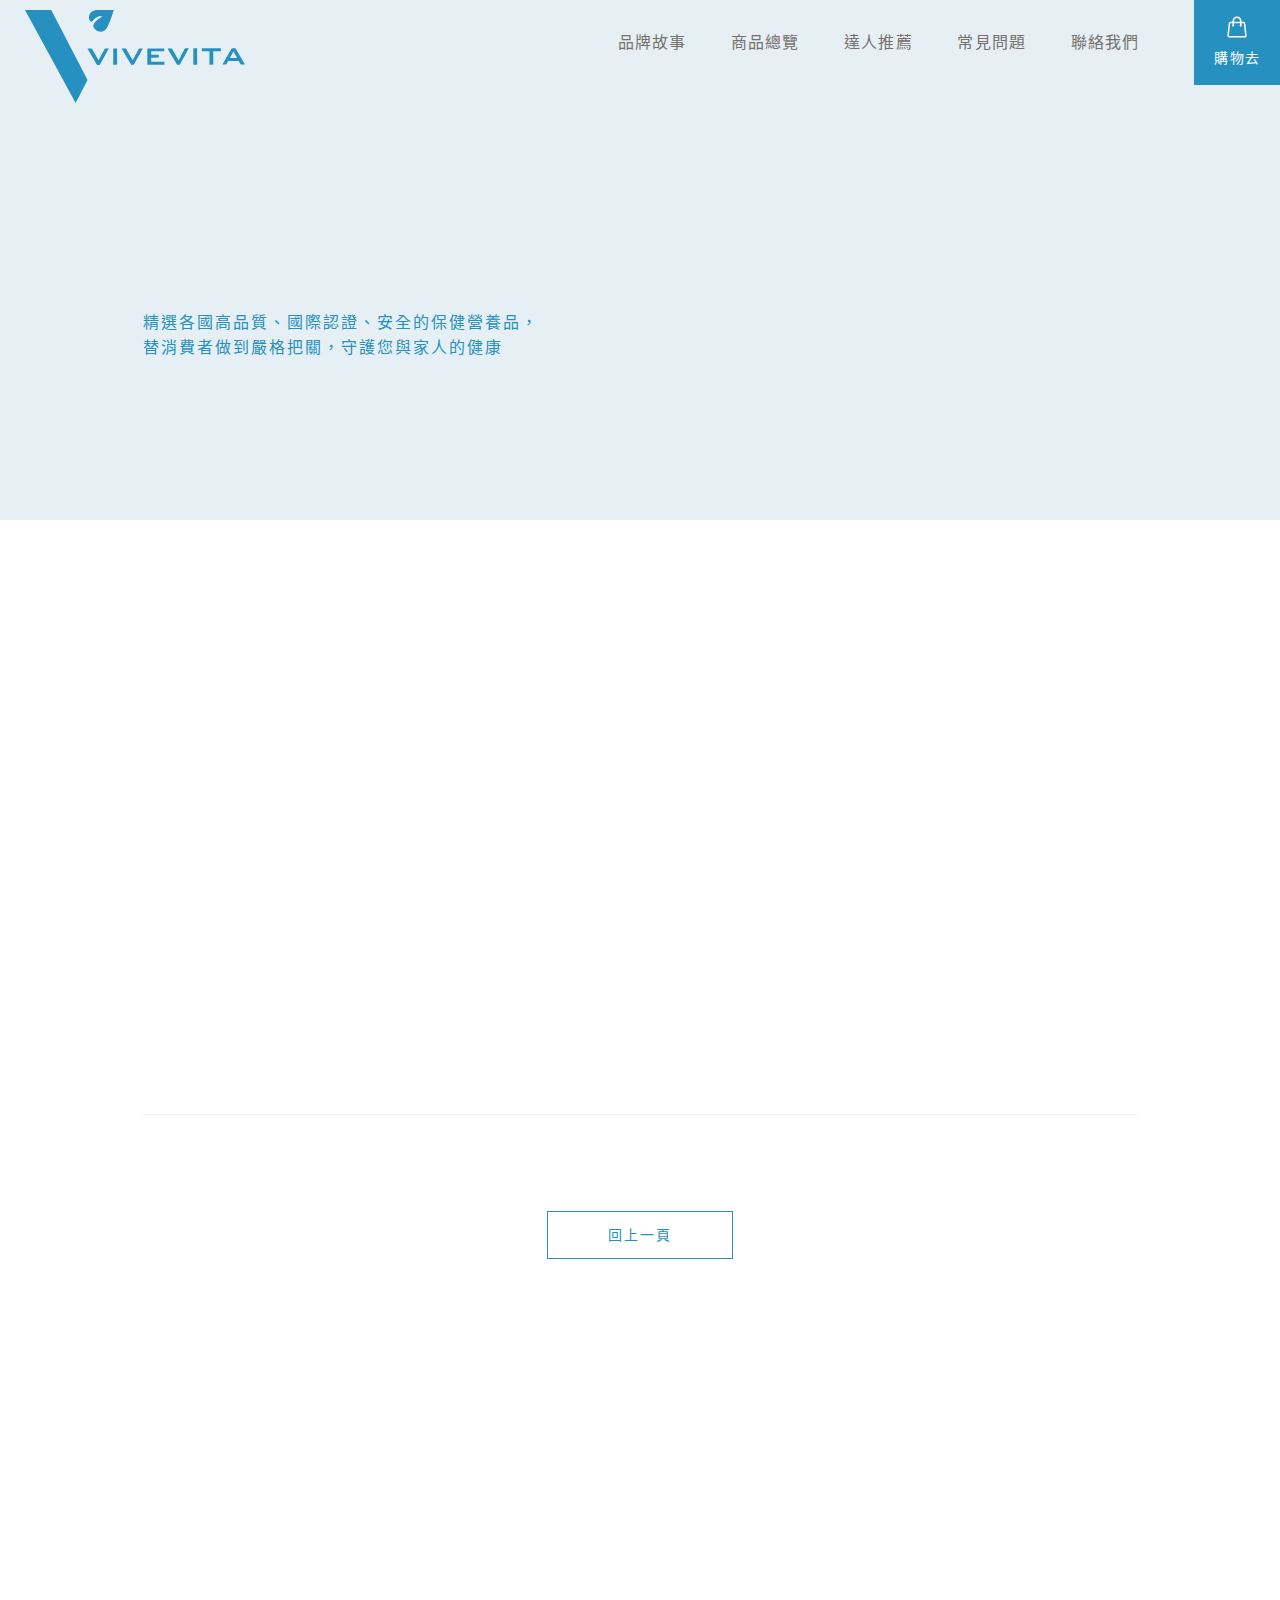
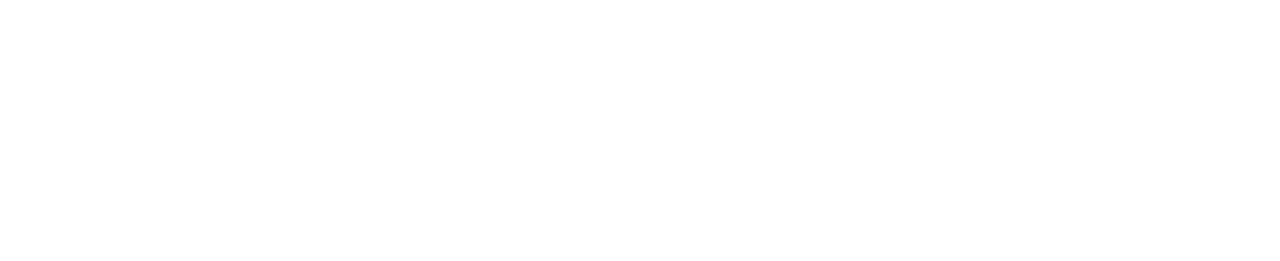
<file: product_detail.html>
<!DOCTYPE html>
<html lang="zh-tw">

<head>
  <meta charset="UTF-8">
  <meta name="viewport" content="width=device-width, initial-scale=1.0">
  <meta http-equiv="x-ua-compatible" content="IE=edge, chrome=1">
  <meta name="viewport" content="width=device-width, initial-scale=1, shrink-to-fit=no">
  <title>Anthogenol®月光寶盒</title>
  <!-- Google Tag Manager -->
  <script>(function(w,d,s,l,i){w[l]=w[l]||[];w[l].push({'gtm.start':
  new Date().getTime(),event:'gtm.js'});var f=d.getElementsByTagName(s)[0],
  j=d.createElement(s),dl=l!='dataLayer'?'&l='+l:'';j.async=true;j.src=
  'https://www.googletagmanager.com/gtm.js?id='+i+dl;f.parentNode.insertBefore(j,f);
  })(window,document,'script','dataLayer','GTM-T2LGN669');</script>
  <!-- End Google Tag Manager -->
  <!-- SEO -->
  <meta name="author" content="VIVEVITA">
  <meta name="copyright" content="VIVEVITA">
  <meta name="description" content="Anthogenol®月光寶盒">
  <meta name="keyword" content="Anthogenol®月光寶盒">
  <meta property="og:title" content="Anthogenol®月光寶盒">
  <meta property="og:url" content="http://www.example.com/">
  <meta property="og:image" content="http://example.com/image.jpg">
  <meta property="og:description" content="Anthogenol®月光寶盒">
  <!--標籤上的 icon-->
  <link rel="icon" href="favicon.png">
  <link rel="icon" href="favicon.ico?v=1.1">
  <link rel="apple-touch-icon" href="apple-touch-icon.png" sizes="180x180">
  <link rel="icon" type="image/png" href="favicon-32x32.png" sizes="32x32">
  <link rel="icon" type="image/png" href="favicon-16x16.png" sizes="16x16">
  <!-- css -->
  <link rel="stylesheet" href="css/menu.css">
  <link rel='stylesheet' href="css/left-menu.css">
  <link rel="stylesheet" type="text/css" href="css/preset.css">
  <link rel="stylesheet" type="text/css" href="css/bootstrap-grid.css">
  <link rel="stylesheet" type="text/css" href="css/all.css">
  <!-- 動畫 -->
  <link rel="stylesheet" href="css/animate.min.css">
  <link rel="preconnect" href="https://fonts.googleapis.com">
  <link rel="preconnect" href="https://fonts.gstatic.com" crossorigin>
  <link href="https://fonts.googleapis.com/css2?family=Oswald:wght@200..700&display=swap" rel="stylesheet">
  <!-- 輪播 -->
  <link rel='stylesheet' href="css/swiper.min.css">
  <link rel="stylesheet" type="text/css" href="css/prphoto.css">
  <link rel="stylesheet" type="text/css" href="css/swiper.min2.css">

</head>
<body>
  <header class="header-area wow fadeInDown"></header>
  <main>
    <!-- BANNER-->
    <article class="page-banner wow fadeInDown" data-wow-offset="1" data-wow-duration="0.7s" data-wow-delay="0.7s">
      <section class="container">
        <div class="p-title">
          <h1 class="h1_text"></h1>
          <p class="wow fadeInDown" data-wow-duration="0.7s" data-wow-delay="1.5s">
            精選各國高品質、國際認證、安全的保健營養品，<br>
            替消費者做到嚴格把關，守護您與家人的健康</p>
        </div>
      </section>
    </article>

    <!-- 產品內頁 -->
    <style>
      .swiper-container {
        width: 100%;
        height: 80px;
      }
    </style>
    <article class="top-alla wow fadeIn" data-wow-duration="1s" data-wow-delay="1.8s">
      <section>
        <div class="container">
          <div class="row">
            <div class="col-lg-5 col-md-12">
              <div class="product__carousel">
                <!-- Swiper and EasyZoom plugins start -->
                <div class="swiper-container gallery-top">
                  <div class="swiper-wrapper" id="PD_IMG_BIG">
                  </div>
                </div>
                <!-- 小圖 -->
                <div class="swiper-container gallery-thumbs">
                  <div class="swiper-wrapper" id="PD_IMG_SMALL">
                  </div>
                </div>
                <!-- Swiper and EasyZoom plugins end -->
              </div>
            </div>

            <!-- 產品說明 -->
            <div class="col-lg-7 col-md-12 mt-4 mt-lg-0 products_detail_text" id="PRODUCT_DETAIL"></div>
          </div>
          <!-- 產品介紹圖 -->
          <div>
            <hr class="mt-5 mb-5">
            <div class="product_info" id="PRODUCT_LANDING">
            </div>
          </div>

          <!-- 回上一頁 -->
          <div class="row">
            <div class="col-12 text-center mt-5 mb-5">
              <button value="" onclick="location.href='product.html'" class="btn">回上一頁</button>
            </div>
          </div>
        </div>
      </section>
    </article>
  </main>
  <!--goTOP-->
  <a href="#0" class="go-top" style="display: none;">
    <img src="img/top.svg" alt=""><span>TOP</span>
  </a>

  <footer class="footer wow fadeInUp" data-wow-duration="1s"></footer>

  <script src='js/jquery-3.4.1.min.js'></script>
  <script src="js/all.js"></script>
  <script src='js/swiper.min2.js'></script>
  <script src='js/easyzoom.js'></script>
  <script src="js/product-swiper.js"></script>
  <script src="js/wow.min.js"></script>

  <script>
    $(document).ready(function() {
        $.get("./component/header_con.html", function(headerData) {
            $("header").html(headerData);
            var script = document.createElement("script");
            script.src = "js/menu.js";
            document.head.appendChild(script);
        });

        $.get("./component/footer_con.html", function(footerData) {
            $("footer").html(footerData);
        });

        new WOW().init();
    });

    //打字動畫
    const dom = $('.h1_text');
    const data = 'PRODUCT'.split('');

    let index = 0;
    function writing(index) {
      if (index < data.length) {
        dom.html(dom.html() + data[index]);
        setTimeout(() => writing(++index), 100);
      }
    }
    setTimeout(() => writing(index), 800);


    //JSON
    $.getJSON("product.json", function (json) {
      //URL取參數
      var urlParams = new URLSearchParams(window.location.search);
      var CategoryID = urlParams.get('category');//分類
      var ProductID = urlParams.get('id');//產品編號
      var ALLCategories = json.Categories;
      var GET_PD_RESULT = GetCategoryID(CategoryID, ProductID);
      var THIS_PRODUCT = ALLCategories[GET_PD_RESULT.categoryIndex].product_List[GET_PD_RESULT.productIndex];
      var PRODUCT_C_QTY = THIS_PRODUCT.Product_Content_QTY;

      //印產品圖
      THIS_PRODUCT.Product_IMG.forEach((item, i) => {
        const NN = i + 1;
        const PD_IMG_BIG = `<div class="swiper-slide easyzoom easyzoom--overlay">
                              <a href="upload/pd` + PRODUCT_C_QTY + `-0` + NN + `.png">
                                <img src="upload/pd`+ PRODUCT_C_QTY + `-0` + NN + `.png" alt="" />
                              </a>
                            </div>`;
        const PD_IMG_SMALL = `<div class="swiper-slide">
                                <img src="upload/pd` + PRODUCT_C_QTY + `-0` + NN + `.png" alt="">
                              </div>`;

        $('#PD_IMG_BIG').append(PD_IMG_BIG);
        $('#PD_IMG_SMALL').append(PD_IMG_SMALL);
      });

      //初始化套件
      var $easyzoom = $('.easyzoom').easyZoom();
      var galleryThumbs = new Swiper('.gallery-thumbs', {
        spaceBetween: 10,
        slidesPerView: 4,
        freeMode: true,
        watchSlidesVisibility: true,
        watchSlidesProgress: true,
      });
      var galleryTop = new Swiper('.gallery-top', {
        spaceBetween: 10,
        thumbs: {
          swiper: galleryThumbs
        }
      });

      //印產品資訊
      var formattedPrice = THIS_PRODUCT.Product_Price.toLocaleString('zh-TW');
      var formattedPriceOriginal = THIS_PRODUCT.Product_Original_Price.toLocaleString('zh-TW');
      var PRODUCT_HTML = `<div class="col-12 title_line">
                          <h4>`+ THIS_PRODUCT.Product_Brand + `</h4>
                          <h1>`+ THIS_PRODUCT.Product_Name + `</h1>
                          <hr>
                        </div>
                        <div class="col-12">
                          `+ THIS_PRODUCT.Product_Detail + `
                          <div class="price">
                            <h3>`+ THIS_PRODUCT.Product_Ｃurrency + ` ` + formattedPrice + `</h3>
                            <span>`+ THIS_PRODUCT.Product_Ｃurrency + ` ` + formattedPriceOriginal + `</span>
                          </div>
                          <a target="blank"
                              href="https://shope.ee/A9pRmXJQiz">
                              <button class="btn">立即購買></button>
                            </a>
                        </div>
                  `;
      $('#PRODUCT_DETAIL').html(PRODUCT_HTML);
      $('title').html(THIS_PRODUCT.Product_Name +' | Anthogenol®月光寶盒');

      //印說明圖
      THIS_PRODUCT.Product_Landing_PIC.forEach((item, index) => {
        $('#PRODUCT_LANDING').append('<img src="upload/landing0' + (index + 1) + '.jpg" alt="">');

      });

      //找對應位置
      function GetCategoryID(cID, pID) {
        for (let i = 0; i < json.Categories.length; i++) {
          if (json.Categories[i].Categories_ID === cID) {
            for (let p = 0; p < json.Categories[i].product_List.length; p++) {
              if (json.Categories[i].product_List[p].Product_ID === pID) {
                return { categoryIndex: i, productIndex: p };
              }
            }
            return { categoryIndex: i, productIndex: null };
          }
        }
        return { categoryIndex: null, productIndex: null };
      }

    });
      
  </script>

</body>

</html>
</file>
<file: css/menu.css>
.header-area {
  position: absolute;
  top: 0;
  left: 0;
  width: 100%;
  z-index: 600;
}

.classy-nav-container {
  position: relative;
  z-index: 100;
}

.classy-nav-container a {
  -webkit-transition-duration: 0.5s;
  text-decoration: none;
  outline: 0;
  font-size: 16px;
}
.classy-nav-container a:focus, .classy-nav-container a:hover {
  -webkit-transition-duration: 0.5s;
  text-decoration: none;
  outline: 0;
}

ol li, ul li {
  list-style: none;
}

.classy-nav-container.classy-sticky {
  position: fixed;
  z-index: 1010;
  width: 100%;
  top: 0;
  right: 0;
  left: 0;
}
.classy-nav-container.box-skins .classynav > ul > li > a {
  color: #ffffff;
}

.breakpoint-off .classynav {
  -webkit-box-align: center;
  -ms-grid-row-align: center;
}

.classy-navbar {
  -webkit-box-align: center;
  -ms-grid-row-align: center;
  width: 100%;
  display: flex;
  -ms-flex-align: center;
  padding: 0;
  position: relative;
  overflow: hidden;
}
.classy-navbar .nav-logo {
  display: flex;
  align-items: center;
  padding-left: 25px;
  padding-top: 10px;
}
.classy-navbar .nav-logo img {
  max-width: 220px;
}

.cart {
  margin-left: 35px;
  text-align: center;
  cursor: pointer;
  padding: 15px 0;
  background: #2690C1;
}
.cart:hover img {
  animation: wiggle 0.08s alternate ease infinite;
}
.cart p {
  color: #ffffff;
  font-size: 14px;
}

@keyframes wiggle {
  0% {
    transform: rotate(0deg);
  }
  100% {
    transform: rotate(30deg);
  }
}
.my-element {
  display: inline-block;
  margin: 0 0.5rem;
  animation: bounce;
  animation-duration: 2s;
}

.classynav ul li {
  display: inline-block;
  clear: both;
  position: inherit;
  z-index: 10;
  transition: all 0.5s;
}
.classynav ul.cn-dropdown-item {
  position: relative;
  z-index: 10;
}
.classynav ul.cn-dropdown-item ul li {
  position: relative;
  z-index: 10;
}
.classynav ul ul li {
  display: block;
}
.classynav ul ul li a {
  padding: 0 20px;
}
.classynav ul a {
  margin: 0 20px;
  display: block;
  font-size: 16px;
  line-height: 25px;
  font-weight: 300;
  color: #76716F;
  text-align: center;
  letter-spacing: 1.2px;
}
.classynav ul a:hover {
  color: #2690C1;
  border-bottom: 1px solid #2690C1;
}
.classynav ul .megamenu li a {
  padding: 0 12px;
}
.classynav ul div.single-mega a {
  height: auto;
  line-height: 1;
}

.classynav ul li.has-down > a:after, .classynav ul li.megamenu-item > a:after {
  font-family: "fontello";
  content: "\e806";
  font-size: 12px;
  color: #000000;
  padding-left: 5px;
  transition-duration: 0.5s;
}
.classynav ul li ul li.has-down > a::after {
  transform: rotate(-90deg);
  position: absolute;
  top: 0;
  right: 10px;
  z-index: 3;
}

.classy-btn {
  position: relative;
  z-index: 1;
  min-width: 120px;
  padding: 0 25px;
  line-height: 42px;
  height: 42px;
  border-radius: 50px;
  color: #ffffff !important;
  margin-left: 30px;
  text-align: center;
}

.classycloseIcon, .dd-trigger {
  position: absolute;
  display: none;
}

.classy-btn:focus, .classy-btn:hover {
  box-shadow: 0 0 10px #000000;
}

.dd-trigger {
  width: 100%;
  height: 100%;
  top: 0;
  left: 0;
  background-color: transparent;
  cursor: pointer;
  z-index: 500;
  border-radius: 0;
}

.classycloseIcon {
  top: 20px;
  right: 20px;
  z-index: 12;
}
.classycloseIcon .cross-wrap {
  width: 26px;
  height: 26px;
  cursor: pointer;
  position: relative;
}
.classycloseIcon .cross-wrap span {
  position: absolute;
  display: block;
  width: 100%;
  height: 2px;
  border-radius: 6px;
  background: #000000;
}
.classycloseIcon .cross-wrap span.top {
  top: 12px;
  left: 0;
  transform: rotate(45deg);
}
.classycloseIcon .cross-wrap span.bottom {
  bottom: 12px;
  left: 0;
  transform: rotate(-45deg);
}

.classy-navbar-toggler {
  border: none;
  background-color: transparent;
  cursor: pointer;
  display: none;
}
.classy-navbar-toggler .navbarToggler {
  display: inline-block;
  cursor: pointer;
  padding-top: 30px;
}
.classy-navbar-toggler .navbarToggler span {
  position: relative;
  background-color: #2690C1;
  border-radius: 3px;
  display: block;
  height: 3px;
  margin-top: 5px;
  padding: 0;
  transition-duration: 0.3s;
  width: 30px;
  cursor: pointer;
}
.classy-navbar-toggler .navbarToggler.active span:nth-of-type(1) {
  transform: rotate3d(0, 0, 1, 45deg);
  top: 8px;
}
.classy-navbar-toggler .navbarToggler.active span:nth-of-type(2) {
  opacity: 0;
}
.classy-navbar-toggler .navbarToggler.active span:nth-of-type(3) {
  transform: rotate3d(0, 0, 1, -45deg);
  top: -8px;
}

.classynav ul li .megamenu {
  position: absolute;
  width: 100%;
  left: 0;
  top: 100%;
  background-color: #ffffff;
  z-index: 200;
  box-shadow: 0 1px 4px #000000;
}
.classynav ul li .megamenu .single-mega.cn-col-5 {
  width: 20%;
  float: left;
  padding: 15px;
  border-right: 1px solid #ffffff;
}
.classynav ul li .megamenu .single-mega.cn-col-5:last-of-type {
  border-right: none;
}
.classynav ul li .megamenu .single-mega.cn-col-4 {
  width: 25%;
  float: left;
  padding: 15px;
  border-right: 1px solid #ffffff;
}
.classynav ul li .megamenu .single-mega.cn-col-4:last-of-type {
  border-right: none;
}
.classynav ul li .megamenu .single-mega.cn-col-3 {
  width: 33.3333334%;
  float: left;
  padding: 15px;
  border-right: 1px solid #ffffff;
}
.classynav ul li .megamenu .single-mega.cn-col-3:last-of-type {
  border-right: none;
}
.classynav ul li .megamenu .single-mega .title {
  font-size: 14px;
  border-bottom: 1px solid #ffffff;
  padding: 8px 12px;
}
.classynav ul li .dropdown li a {
  border-bottom: 1px solid #76716F;
}
.classynav ul li .dropdown li:last-child a {
  border-bottom: none;
}
.classynav ul li .dropdown li .dropdown li a {
  border-bottom: 1px solid #76716F;
}
.classynav ul li .dropdown li .dropdown li:last-child a {
  border-bottom: none;
}
.classynav ul li .dropdown li .dropdown li .dropdown li a {
  border-bottom: 1px solid #76716F;
}
.classynav ul li .dropdown li .dropdown li .dropdown li:last-child a {
  border-bottom: none;
}
.classynav ul li .dropdown li .dropdown li .dropdown li .dropdown li a {
  border-bottom: 1px solid #76716F;
}
.classynav ul li .dropdown li .dropdown li .dropdown li .dropdown li:last-child a {
  border-bottom: none;
}
.classynav ul li .dropdown li .dropdown li .dropdown li .dropdown li .dropdown li a {
  border-bottom: 1px solid #76716F;
}
.classynav ul li .dropdown li .dropdown li .dropdown li .dropdown li .dropdown li:last-child a {
  border-bottom: none;
}
.classynav ul li .dropdown li .dropdown li .dropdown li .dropdown li .dropdown li .dropdown li a {
  border-bottom: 1px solid #76716F;
}
.classynav ul li .dropdown li .dropdown li .dropdown li .dropdown li .dropdown li .dropdown li:last-child a {
  border-bottom: none;
}
.classynav ul li .dropdown li .dropdown li .dropdown li .dropdown li .dropdown li .dropdown li .dropdown li a {
  border-bottom: 1px solid #76716F;
}
.classynav ul li .dropdown li .dropdown li .dropdown li .dropdown li .dropdown li .dropdown li .dropdown li:last-child a {
  border-bottom: none;
}
.classynav ul li .dropdown li .dropdown li .dropdown li .dropdown li .dropdown li .dropdown li .dropdown li .dropdown li a {
  border-bottom: 1px solid #76716F;
}
.classynav ul li .dropdown li .dropdown li .dropdown li .dropdown li .dropdown li .dropdown li .dropdown li .dropdown li:last-child a {
  border-bottom: none;
}

.breakpoint-off .classynav {
  display: flex;
  align-items: center;
}
.breakpoint-off .classynav ul li .dropdown {
  width: 180px;
  position: absolute;
  background-color: #ffffff;
  top: 120%;
  left: 0;
  z-index: 100;
  height: auto;
  box-shadow: 0 1px 5px #000000;
  transition-duration: 0.3s;
  opacity: 0;
  visibility: hidden;
  padding: 10px 0;
}
.breakpoint-off .classynav ul li .dropdown li .dropdown {
  top: 10px;
  left: 180px;
  z-index: 200;
  opacity: 0;
  visibility: hidden;
}
.breakpoint-off .classynav ul li .dropdown li .dropdown li .dropdown {
  opacity: 0;
  visibility: hidden;
  top: 120%;
}
.breakpoint-off .classynav ul li .dropdown li .dropdown li .dropdown li .dropdown {
  opacity: 0;
  visibility: hidden;
  top: 120%;
}
.breakpoint-off .classynav ul li .dropdown li .dropdown li .dropdown li .dropdown li .dropdown {
  opacity: 0;
  visibility: hidden;
  top: 120%;
}
.breakpoint-off .classynav ul li .dropdown li .dropdown li .dropdown li .dropdown li .dropdown li .dropdown {
  opacity: 0;
  visibility: hidden;
  top: 120%;
}
.breakpoint-off .classynav ul li .dropdown li .dropdown li .dropdown li .dropdown li .dropdown li .dropdown li .dropdown {
  opacity: 0;
  visibility: hidden;
  top: 120%;
}
.breakpoint-off .classynav ul li .dropdown li .dropdown li .dropdown li .dropdown li .dropdown li .dropdown li .dropdown li .dropdown {
  opacity: 0;
  visibility: hidden;
  top: 120%;
}
.breakpoint-off .classynav ul li .dropdown li .dropdown li .dropdown li .dropdown li .dropdown li .dropdown li .dropdown li .dropdown li .dropdown {
  opacity: 0;
  visibility: hidden;
  top: 120%;
}
.breakpoint-off .classynav ul li .dropdown li .dropdown li .dropdown li .dropdown li .dropdown li .dropdown li .dropdown li .dropdown li .dropdown li .dropdown {
  opacity: 0;
  visibility: hidden;
  top: 120%;
}
.breakpoint-off .classynav ul li:hover .dropdown {
  opacity: 1;
  visibility: visible;
  top: 100%;
}
.breakpoint-off .classynav ul li .dropdown li .dropdown li .dropdown li .dropdown li .dropdown li .dropdown li .dropdown li .dropdown li .dropdown li:hover .dropdown, .breakpoint-off .classynav ul li .dropdown li .dropdown li .dropdown li .dropdown li .dropdown li .dropdown li .dropdown li .dropdown li:hover .dropdown {
  opacity: 1;
  visibility: visible;
  top: -10px;
}
.breakpoint-off .classynav ul li .dropdown li .dropdown li .dropdown li .dropdown li .dropdown li .dropdown li .dropdown li:hover .dropdown {
  opacity: 1;
  visibility: visible;
  top: -10px;
}
.breakpoint-off .classynav ul li .dropdown li .dropdown li .dropdown li .dropdown li .dropdown li .dropdown li:hover .dropdown {
  opacity: 1;
  visibility: visible;
  top: -10px;
}
.breakpoint-off .classynav ul li .dropdown li .dropdown li .dropdown li .dropdown li .dropdown li:hover .dropdown {
  opacity: 1;
  visibility: visible;
  top: -10px;
}
.breakpoint-off .classynav ul li .dropdown li .dropdown li .dropdown li .dropdown li:hover .dropdown {
  opacity: 1;
  visibility: visible;
  top: -10px;
}
.breakpoint-off .classynav ul li .dropdown li .dropdown li .dropdown li:hover .dropdown {
  opacity: 1;
  visibility: visible;
  top: -10px;
}
.breakpoint-off .classynav ul li .dropdown li .dropdown li:hover .dropdown {
  opacity: 1;
  visibility: visible;
  top: -10px;
}
.breakpoint-off .classynav ul li .dropdown li:hover .dropdown {
  opacity: 1;
  visibility: visible;
  top: -10px;
}
.breakpoint-off .classynav ul li .megamenu {
  opacity: 0;
  visibility: hidden;
  position: absolute;
  width: 100%;
  left: 0;
  top: 120%;
  background-color: #ffffff;
  z-index: 200;
  box-shadow: 0 1px 4px #000000;
  transition-duration: 0.3s;
}
.breakpoint-off .classynav ul li.megamenu-item:focus .megamenu, .breakpoint-off .classynav ul li.megamenu-item:hover .megamenu {
  top: 100%;
  visibility: visible;
  opacity: 1;
}

.breakpoint-on .classy-navbar-toggler, .breakpoint-on .classycloseIcon {
  display: block;
}
.breakpoint-on .classy-navbar .classy-menu {
  background-color: #ffffff;
  position: fixed;
  top: 0;
  left: -310px;
  z-index: 1000;
  width: 300px;
  height: 100%;
  transition-duration: 0.5s;
  padding: 0;
  box-shadow: 0 5px 20px #000000;
  display: block;
  overflow-x: hidden;
  overflow-y: scroll;
}
.breakpoint-on .classynav ul li .dropdown, .breakpoint-on .classynav ul li .megamenu {
  position: relative;
  left: 0;
  box-shadow: none;
  width: 100%;
  top: 0;
}
.breakpoint-on .classy-navbar .classy-menu.menu-on {
  left: 0;
}
.breakpoint-on .classynav ul li {
  display: block;
  position: relative;
  clear: both;
  z-index: 10;
}
.breakpoint-on .classynav ul li a {
  padding: 10px;
  height: auto;
}
.breakpoint-on .classynav ul li .dropdown li .dropdown {
  width: 100%;
  position: relative;
  top: 0;
  left: 0;
}
.breakpoint-on .classynav ul li.megamenu-item {
  position: relative;
  z-index: 10;
}
.breakpoint-on .dd-trigger {
  height: 38px;
  top: 0;
  left: 0;
  right: 0;
  bottom: 0;
  display: block;
}
.breakpoint-on .classynav {
  padding-top: 70px;
}
.breakpoint-on .classynav ul li .dropdown {
  display: none;
}
.breakpoint-on .classynav ul li .megamenu {
  display: none;
  z-index: 200;
}
.breakpoint-on .classynav ul li .megamenu .single-mega.cn-col-3, .breakpoint-on .classynav ul li .megamenu .single-mega.cn-col-4, .breakpoint-on .classynav ul li .megamenu .single-mega.cn-col-5 {
  width: 100%;
  border-right: none;
  border-bottom: 1px solid #ffffff;
}
.breakpoint-on .classynav > ul > li > a {
  background-color: #ffffff;
  border-bottom: 1px solid #76716F;
}

.dark .classynav ul li .dropdown, .dark .classynav ul li .megamenu {
  background-color: #E6F0F4;
}
.dark.classy-nav-container {
  background-color: #E6F0F4;
}

.breakpoint-on .classynav ul li ul.dropdown li ul li {
  margin-left: 15px;
}
.breakpoint-on .classy-btn {
  width: calc(100% - 30px);
  margin: 30px 15px;
}
.breakpoint-on .classynav ul li.has-down > a::after, .breakpoint-on .classynav ul li.megamenu-item > a::after {
  position: absolute;
  top: 0;
  right: 20px;
  z-index: 5;
}
.breakpoint-on .classynav ul li.has-down.active > a:after, .breakpoint-on .classynav ul li.megamenu-item.active > a:after {
  color: #2ecc71;
}

.dark.classy-nav-container a {
  color: rgba(255, 255, 255, 0.7);
}
.dark .classynav ul li.megamenu-item > a:after {
  color: #ffffff;
}
.dark.classy-nav-container a:focus, .dark.classy-nav-container a:hover {
  color: #ffffff;
}
.dark .classynav ul li .megamenu .single-mega.cn-col-3, .dark .classynav ul li .megamenu .single-mega.cn-col-4, .dark .classynav ul li .megamenu .single-mega.cn-col-5 {
  border-right: 1px solid #76716F;
}
.dark .classynav ul li.megamenu-item ul li a {
  border-bottom: none;
}
.dark .classynav ul li .megamenu .single-mega .title {
  color: #ffffff;
  border-bottom: 1px solid #76716F;
}
.dark .classy-navbar-toggler .navbarToggler span {
  background-color: #ffffff;
}
.dark.breakpoint-on .classy-navbar .classy-menu {
  background-color: #E6F0F4;
}
.dark .classycloseIcon .cross-wrap span {
  background-color: #ffffff;
}
.dark.breakpoint-on .classynav > ul > li > a {
  background-color: #E6F0F4;
  border-bottom: 1px solid #76716F;
}
.dark.breakpoint-on .classynav ul li .megamenu .single-mega.cn-col-3, .dark.breakpoint-on .classynav ul li .megamenu .single-mega.cn-col-4, .dark.breakpoint-on .classynav ul li .megamenu .single-mega.cn-col-5 {
  border-bottom: 1px solid #76716F;
  border-right: none;
}
.dark .classynav ul li .dropdown li a {
  border-bottom: 1px solid #76716F;
}
.dark .classynav ul li .dropdown li:last-child a {
  border-bottom: none;
}
.dark .classynav ul li .dropdown li .dropdown li a {
  border-bottom: 1px solid #76716F;
}
.dark .classynav ul li .dropdown li .dropdown li:last-child a {
  border-bottom: none;
}
.dark .classynav ul li .dropdown li .dropdown li .dropdown li a {
  border-bottom: 1px solid #76716F;
}
.dark .classynav ul li .dropdown li .dropdown li .dropdown li:last-child a {
  border-bottom: none;
}
.dark .classynav ul li .dropdown li .dropdown li .dropdown li .dropdown li a {
  border-bottom: 1px solid #76716F;
}
.dark .classynav ul li .dropdown li .dropdown li .dropdown li .dropdown li:last-child a {
  border-bottom: none;
}
.dark .classynav ul li .dropdown li .dropdown li .dropdown li .dropdown li .dropdown li a {
  border-bottom: 1px solid #76716F;
}
.dark .classynav ul li .dropdown li .dropdown li .dropdown li .dropdown li .dropdown li:last-child a {
  border-bottom: none;
}
.dark .classynav ul li .dropdown li .dropdown li .dropdown li .dropdown li .dropdown li .dropdown li a {
  border-bottom: 1px solid #76716F;
}
.dark .classynav ul li .dropdown li .dropdown li .dropdown li .dropdown li .dropdown li .dropdown li:last-child a {
  border-bottom: none;
}
.dark .classynav ul li .dropdown li .dropdown li .dropdown li .dropdown li .dropdown li .dropdown li .dropdown li a {
  border-bottom: 1px solid #76716F;
}
.dark .classynav ul li .dropdown li .dropdown li .dropdown li .dropdown li .dropdown li .dropdown li .dropdown li:last-child a {
  border-bottom: none;
}
.dark .classynav ul li .dropdown li .dropdown li .dropdown li .dropdown li .dropdown li .dropdown li .dropdown li .dropdown li a {
  border-bottom: 1px solid #76716F;
}
.dark .classynav ul li .dropdown li .dropdown li .dropdown li .dropdown li .dropdown li .dropdown li .dropdown li .dropdown li:last-child a {
  border-bottom: none;
}

.right.breakpoint-on .classy-navbar .classy-menu {
  left: auto;
  right: -310px;
}

.dropdown-rtl.breakpoint-off .classynav ul li .dropdown, .right.breakpoint-on .classy-navbar .classy-menu.menu-on {
  left: auto;
  right: 0;
}

.dropdown-rtl .classynav ul li .megamenu .single-mega .title, .dropdown-rtl .classynav ul li a {
  text-align: right;
}
.dropdown-rtl.breakpoint-off .classynav ul li .dropdown li .dropdown {
  right: 180px;
  left: auto;
  opacity: 0;
  visibility: hidden;
  top: 10px;
}
.dropdown-rtl.breakpoint-off .classynav ul li .dropdown li .dropdown li .dropdown {
  right: 180px;
  left: auto;
  opacity: 0;
  visibility: hidden;
  top: 10px;
}
.dropdown-rtl.breakpoint-off .classynav ul li .dropdown li .dropdown li .dropdown li .dropdown {
  right: 180px;
  left: auto;
  opacity: 0;
  visibility: hidden;
  top: 10px;
}
.dropdown-rtl.breakpoint-off .classynav ul li .dropdown li .dropdown li .dropdown li .dropdown li .dropdown {
  right: 180px;
  left: auto;
  opacity: 0;
  visibility: hidden;
  top: 10px;
}
.dropdown-rtl.breakpoint-off .classynav ul li .dropdown li .dropdown li .dropdown li .dropdown li .dropdown li .dropdown {
  right: 180px;
  left: auto;
  opacity: 0;
  visibility: hidden;
  top: 10px;
}
.dropdown-rtl.breakpoint-off .classynav ul li .dropdown li .dropdown li .dropdown li .dropdown li .dropdown li .dropdown li .dropdown {
  right: 180px;
  left: auto;
  opacity: 0;
  visibility: hidden;
  top: 10px;
}
.dropdown-rtl.breakpoint-off .classynav ul li .dropdown li .dropdown li .dropdown li .dropdown li .dropdown li .dropdown li .dropdown li .dropdown {
  right: 180px;
  left: auto;
  opacity: 0;
  visibility: hidden;
  top: 10px;
}
.dropdown-rtl.breakpoint-off .classynav ul li .dropdown li .dropdown li .dropdown li .dropdown li .dropdown li .dropdown li .dropdown li .dropdown li .dropdown {
  right: 180px;
  left: auto;
  opacity: 0;
  visibility: hidden;
  top: 10px;
}
.dropdown-rtl.breakpoint-off .classynav ul li .dropdown li .dropdown li .dropdown li .dropdown li .dropdown li .dropdown li .dropdown li .dropdown li .dropdown li .dropdown {
  right: 180px;
  left: auto;
  opacity: 0;
  visibility: hidden;
  top: 10px;
}
.dropdown-rtl.breakpoint-off .classynav ul li:hover .dropdown {
  opacity: 1;
  visibility: visible;
  top: 90%;
}
.dropdown-rtl.breakpoint-off .classynav ul li .dropdown li .dropdown li .dropdown li .dropdown li .dropdown li .dropdown li .dropdown li .dropdown li .dropdown li:hover .dropdown, .dropdown-rtl.breakpoint-off .classynav ul li .dropdown li .dropdown li .dropdown li .dropdown li .dropdown li .dropdown li .dropdown li .dropdown li:hover .dropdown {
  opacity: 1;
  visibility: visible;
  top: 0;
}
.dropdown-rtl.breakpoint-off .classynav ul li .dropdown li .dropdown li .dropdown li .dropdown li .dropdown li .dropdown li .dropdown li:hover .dropdown {
  opacity: 1;
  visibility: visible;
  top: 0;
}
.dropdown-rtl.breakpoint-off .classynav ul li .dropdown li .dropdown li .dropdown li .dropdown li .dropdown li .dropdown li:hover .dropdown {
  opacity: 1;
  visibility: visible;
  top: 0;
}
.dropdown-rtl.breakpoint-off .classynav ul li .dropdown li .dropdown li .dropdown li .dropdown li .dropdown li:hover .dropdown {
  opacity: 1;
  visibility: visible;
  top: 0;
}
.dropdown-rtl.breakpoint-off .classynav ul li .dropdown li .dropdown li .dropdown li .dropdown li:hover .dropdown {
  opacity: 1;
  visibility: visible;
  top: 0;
}
.dropdown-rtl.breakpoint-off .classynav ul li .dropdown li .dropdown li .dropdown li:hover .dropdown {
  opacity: 1;
  visibility: visible;
  top: 0;
}
.dropdown-rtl.breakpoint-off .classynav ul li .dropdown li .dropdown li:hover .dropdown {
  opacity: 1;
  visibility: visible;
  top: 0;
}
.dropdown-rtl.breakpoint-off .classynav ul li .dropdown li:hover .dropdown {
  opacity: 1;
  visibility: visible;
  top: 0;
}
.dropdown-rtl.breakpoint-on .classynav ul li ul.dropdown li ul li {
  margin-left: 0;
  margin-right: 15px;
}

@media screen and (max-width: 1200px) {
  .classy-navbar .nav-logo img {
    max-width: 180px;
  }
}
@media screen and (min-width: 992px) {
  .mobile-cart {
    display: none;
  }
}
@media screen and (max-width: 991px) {
  .pc-cart {
    display: none;
  }
  .mobile-cart .cart {
    padding: 15px;
    margin-left: 12px;
  }
  .breakpoint-on .classy-navbar .classy-menu.menu-on {
    width: 70%;
  }
}
@media screen and (max-width: 768px) {
  .classy-navbar .nav-logo img {
    max-width: 140px;
  }
}
@media screen and (max-width: 667px) {
  .breakpoint-on .classy-navbar .classy-menu {
    width: 100%;
    left: -800px;
  }
  .classy-navbar .nav-logo {
    padding-left: 15px;
  }
}/*# sourceMappingURL=menu.css.map */
</file>
<file: css/left-menu.css>
[hidden] {
  display: none;
  visibility: hidden;
}

.vertical-nav a, .vertical-nav label {
  display: block;
  padding: 10px;
  background: transparent;
  transition: all 0.25s ease-in;
  margin: 0;
  font-size: 20px;
  font-weight: 500;
}
.vertical-nav label {
  cursor: pointer;
  width: 100%;
  display: flex;
  justify-content: space-between;
}
.vertical-nav label a {
  padding: 0;
  box-shadow: none;
  width: calc(100% - 30px);
}

.nav__list input[type=checkbox]:checked + label + ul {
  /* reset the height when checkbox is checked */
  max-height: 1000px;
}
.nav__list label > span {
  float: right;
  transition: transform 0.65s ease;
}
.nav__list input[type=checkbox]:checked + label > span {
  transform: rotate(180deg);
}

#menuToggle {
  display: block;
  position: relative;
}
#menuToggle a {
  text-decoration: none;
  transition: color 0.25s ease;
  color: #76716F;
  font-size: 15px;
  font-weight: 400;
}

#menuToggle input:checked ~ ul {
  display: block;
  border-top: solid 3px #ffffff;
  padding: 0;
}

input[type=checkbox], .left-menu {
  display: none;
}

.center-menu:lang(en) #menu li {
  width: calc(25% - 10px);
}

.center-menu #menu li {
  height: -moz-fit-content;
  height: fit-content;
  position: relative;
}
.center-menu #menu li a {
  padding: 20px 0px 20px 40px;
  position: relative;
}
.center-menu #menu li a::before {
  content: "";
  position: absolute;
  width: 1px;
  height: 100%;
  top: 0;
  left: 5px;
  background-color: #2690C1;
}
.center-menu #menu li a::after {
  content: "";
  position: absolute;
  background-image: url(../img/moon.svg);
  background-position: center;
  background-repeat: no-repeat;
  background-size: contain;
  width: 30px;
  height: 30px;
  top: 50%;
  transform: translateY(-50%);
  left: -5px;
  opacity: 0;
}
.center-menu #menu li:hover a {
  color: #2690C1;
}
.center-menu #menu .nav__list-li a {
  color: #2690C1;
  font-weight: 500;
}
.center-menu #menu .nav__list-li a::before {
  background-color: transparent;
}
.center-menu #menu .nav__list-li a::after {
  opacity: 1;
}

@media screen and (max-width: 991px) {
  .center-menu #menuToggle {
    margin: 15px auto;
  }
  .center-menu #menu li {
    background-color: #ffffff;
    width: 100%;
    padding: 0 15px;
  }
  .center-menu #menu a::before {
    display: none;
  }
  #menuToggle {
    background: #2690C1;
    position: relative;
  }
  .left-menu {
    position: absolute;
    top: 25px;
    left: 50%;
    transform: translateX(-50%);
    font-size: 16px;
    color: #ffffff;
    display: block;
  }
  #menuToggle {
    height: 60px;
    margin: 0px auto 30px auto;
    z-index: 2;
    width: calc(100% - 30px);
    padding: 0;
  }
  #menuToggle input:checked ~ ul {
    border-top: none;
  }
  #menuToggle input:checked ~ ul.nav__list {
    margin-top: 58px;
    border: solid 2px #2690C1;
  }
  #menu li {
    margin: 0;
    border-bottom: solid 1px #d8d8d8;
  }
  #menuToggle input {
    display: block;
    width: 60px;
    height: 60px;
    position: absolute;
    top: 0px;
    right: 20px;
    cursor: pointer;
    opacity: 0;
    /* hide this */
    z-index: 2;
    /* and place it over the hamburger */
    -webkit-touch-callout: none;
  }
  #menuToggle span.menu-span {
    display: block;
    width: 25px;
    height: 2px;
    position: absolute;
    top: 20px;
    right: 20px;
    background: #ffffff;
    border-radius: 3px;
    z-index: 1;
    transform-origin: 4px 0px;
    transition: transform 0.5s cubic-bezier(0.77, 0.2, 0.05, 1), background 0.5s cubic-bezier(0.77, 0.2, 0.05, 1), opacity 0.55s ease;
  }
  #menuToggle span.menu-span:nth-last-child(2) {
    top: 36px;
  }
  #menuToggle span.menu-span:nth-last-child(3) {
    top: 28px;
  }
  #menuToggle input:checked ~ span.menu-span {
    opacity: 1;
    transform: rotate(45deg) translate(12px, 5px);
    width: 15px;
    background: #ffffff;
  }
  #menuToggle input:checked ~ span.menu-span:nth-last-child(3) {
    opacity: 0;
    transform: rotate(0deg) scale(0.2, 0.2);
  }
  #menuToggle input:checked ~ span.menu-span:nth-last-child(2) {
    transform: rotate(132deg) translate(-2px, 2px);
    width: 15px;
  }
  #menu, .center-menu #menu {
    display: none;
  }
}/*# sourceMappingURL=left-menu.css.map */
</file>
<file: css/all.css>
@charset "UTF-8";
.title h1 {
  font-weight: 400;
  font-size: 28px;
  letter-spacing: 2.4px;
  line-height: 1.3;
}
.title span {
  color: #2690C1;
  font-weight: 600;
  font-size: 14px;
  line-height: 35px;
  letter-spacing: 1.2px;
}

.vedio-container {
  max-width: 70%;
  padding-right: 15px;
  padding-left: 15px;
  margin-right: auto;
  margin-left: auto;
}

.features {
  width: 100%;
}
.features .list {
  width: 100%;
  margin-top: 60px;
}
.features .list .row {
  width: 80%;
  background-color: #E6F0F4;
}
.features .list .left {
  padding: 3%;
}
.features .list .left .info {
  color: #2690C1;
  border-right: 1px solid #2690C1;
  padding: 8% 12% 8% 8%;
}
.features .list .left .info .f-title h2 {
  position: relative;
  font-family: "Oswald";
  font-weight: 400;
  font-size: 28px;
  line-height: 36px;
  letter-spacing: 3px;
}
.features .list .left .info .f-title h2::before {
  content: "";
  position: absolute;
  left: 0px;
  top: 35px;
  display: block;
  width: 100px;
  border-top: 1px solid #2690C1;
  transform: rotate(-45deg);
}
.features .list .left .info .f-title span {
  font-size: 13px;
  padding-left: 30px;
  padding-top: 35px;
  letter-spacing: 2.2px;
  line-height: 1.5;
}
.features .list .left .info h1 {
  font-size: 56px;
  text-align: center;
  font-weight: 400;
  padding: 60px 0;
}
.features .list .left .info h3 {
  font-size: 20px;
  background-color: #2690C1;
  color: #ffffff;
  border-radius: 50px;
  text-align: center;
  padding: 10px 0;
  font-weight: 500;
  letter-spacing: 2px;
}
.features .list .right {
  padding: 3%;
  position: relative;
}
.features .list .right .info {
  padding: 0 30% 0 0;
}
.features .list .right .info .icon {
  text-align: right;
  padding: 20px 0;
}
.features .list .right .info p {
  color: #76716F;
  font-weight: 300;
  font-size: 18px;
  line-height: 50px;
  letter-spacing: 2.2px;
}
.features .list .right .info p span {
  border-bottom: 1.8px solid #E2C67A;
}
.features .list .right .f-pic {
  position: absolute;
  left: 77%;
  top: 50%;
  width: 390px;
  transform: translate(0%, -50%);
}
.features .list .right .f-pic img {
  max-width: 100%;
}

.list02 {
  display: flex;
  justify-content: right;
}
.list02 .left {
  position: relative;
}
.list02 .left .info {
  padding: 8% 0 8% 26% !important;
  border: none !important;
}
.list02 .left .f-pic {
  position: absolute;
  right: 77%;
  top: 50%;
  width: 390px;
  transform: translate(0%, -50%);
}
.list02 .left .f-pic img {
  max-width: 100%;
}
.list02 .right .info {
  border-left: 1px solid #2690C1;
  padding: 8% !important;
}

.index-product .product {
  text-align: center;
}
.index-product .product .pic {
  width: 100%;
  position: relative;
  height: 0;
  overflow: hidden;
  padding-bottom: 110%;
}
.index-product .product .pic img {
  max-width: 100%;
  width: auto;
  height: auto;
  position: absolute;
  top: 0;
  bottom: 0;
  left: 0;
  right: 0;
  margin: auto;
  transition: transform 0.2s;
  -webkit-transition: all 0.3s ease-in-out;
  -moz-transition: all 0.3s ease-in-out;
  -ms-transition: all 0.3s ease-in-out;
  -o-transition: all 0.3s ease-in-out;
}
.index-product .product .text {
  margin: 20px 0;
}
.index-product .product .text h4 {
  font-size: 20px;
  font-weight: 400;
  letter-spacing: 2.2px;
  text-align: center;
  line-height: 1.5;
}
.index-product .product:hover {
  cursor: pointer;
}
.index-product .product:hover .pic img {
  transform: scale(1.1);
}
.index-product .product:hover .btn {
  background-color: #2690C1;
  color: #ffffff;
}

.slideshow {
  position: relative;
  height: 25vw;
}
.slideshow .slide__item {
  position: absolute;
  left: 0;
  width: 100%;
}
.slideshow .slide__item .left img {
  width: 100%;
  height: 100%;
}
.slideshow .slide__item .right {
  display: flex;
  align-items: center;
  justify-content: center;
  padding: 4% 8%;
  background-color: #2690C1;
  text-align: center;
  align-items: center;
}
.slideshow .slide__item .right img {
  width: 60%;
}
.slideshow .slide__item .right p {
  color: #ffffff;
  font-size: 14px;
  letter-spacing: 2.2px;
  line-height: 1.2;
  font-weight: 300;
  padding: 7% 0;
}
.slideshow .slide__item .right:hover a img {
  width: 63%;
  -webkit-transition: all 0.3s ease-in-out;
  -moz-transition: all 0.3s ease-in-out;
  -ms-transition: all 0.3s ease-in-out;
  -o-transition: all 0.3s ease-in-out;
}

article section .container .swiper-container .swiper-products {
  margin: 0 40px;
  overflow: hidden;
}

article section .container .swiper-container .swiper-blog {
  margin: 0 10px;
  overflow: hidden;
}
article section .container .swiper-container .swiper-blog .swiper-button-next, article section .container .swiper-container .swiper-blog .swiper-button-prev {
  background: #2690C1;
  outline: none;
  border-radius: 50%;
  width: 30px;
  height: 30px;
}
article section .container .swiper-container .swiper-blog .swiper-button-next {
  right: 0;
}
article section .container .swiper-container .swiper-blog .swiper-button-prev {
  left: 0;
}
article section .container .swiper-container .swiper-blog .swiper-button-next:after, article section .container .swiper-container .swiper-blog .swiper-button-prev:after {
  font-size: 10px;
  font-weight: 900;
  color: #ffffff;
}

.swiper-blog .swiper-slide:nth-child(even) {
  margin-top: 60px;
}

a.index-blog .blogbox {
  padding: 40px;
  background: #E6F0F4;
}
a.index-blog .blogbox .imgbox {
  position: relative;
  display: block;
  overflow: hidden;
  height: 0;
  width: 100%;
  cursor: pointer;
  padding-bottom: 139%;
  background: #FFF;
}
a.index-blog .blogbox .imgbox img {
  width: 100%;
  display: block;
  -o-object-fit: cover;
  object-fit: cover;
  top: 50%;
  left: 50%;
  position: absolute;
  transform: translate(-50%, -50%);
  -webkit-transition: all 0.3s ease-in-out;
  -moz-transition: all 0.3s ease-in-out;
  -ms-transition: all 0.3s ease-in-out;
  -o-transition: all 0.3s ease-in-out;
}
a.index-blog p {
  padding-top: 20px;
  font-size: 16px;
  letter-spacing: 1.2px;
  overflow: hidden;
  text-overflow: ellipsis;
  display: -webkit-box;
  -webkit-box-orient: vertical;
  -webkit-line-clamp: 2;
}
a.index-blog:hover .blogbox .imgbox img {
  transform: translate(-50%, -50%) scale(1.1);
}

.btn {
  border: 1px solid #2690C1;
  font-size: 14px;
  letter-spacing: 2px;
  color: #2690C1;
  padding: 15px 60px;
}
.btn:hover {
  background-color: #2690C1;
  color: #ffffff;
}

.top-alla {
  padding: 5% 0;
}

.push {
  padding-top: 120px;
}

/*BANNER */
.banner {
  margin: 0;
  padding: 0;
}
.banner .swiper-banner {
  width: 100%;
}
.banner .swiper-banner .swiper-slide {
  position: relative;
  overflow: hidden;
  height: auto;
}
.banner .swiper-banner .swiper-slide img {
  position: relative;
  overflow: hidden;
}
.banner .swiper-banner .swiper-slide a {
  position: relative;
  display: flex;
  justify-content: center;
  align-items: center;
  width: 100%;
  height: 100%;
}
.banner .swiper-banner .swiper-slide a img {
  width: 100%;
  height: 100%;
  -o-object-fit: contain;
  object-fit: contain;
}
.banner .swiper-banner .swiper-pagination .swiper-pagination-bullet {
  width: 10px;
  height: 10px;
  background: transparent;
  border: none;
  background-color: #2690C1;
}
.banner .swiper-banner .swiper-pagination .swiper-pagination-bullet-active {
  border: none;
  background-color: #2690C1;
}

.page-banner {
  width: 100%;
  background-color: #E6F0F4;
  height: 520px;
  display: flex;
  align-items: center;
}
.page-banner .p-title {
  color: #2690C1;
  padding-top: 100px;
}
.page-banner .p-title h1 {
  font-family: "Oswald";
  letter-spacing: -2px;
  font-size: 120px;
  font-weight: 600;
}
.page-banner .p-title p {
  font-weight: 400;
  font-size: 16px;
  line-height: 25px;
  letter-spacing: 2px;
  padding-top: 50px;
}

.page-about .info {
  display: flex;
}
.page-about .info .left {
  width: 50%;
}
.page-about .info .left .title {
  padding-left: 10%;
  padding-top: 70px;
}
.page-about .info .left .list {
  padding-top: 17%;
}
.page-about .info .left .list li {
  margin: 25px 0;
}
.page-about .info .left .list li a {
  padding-left: 115px;
  color: #76716F;
  font-weight: 400;
  font-size: 16px;
  letter-spacing: 1.8px;
  opacity: 30%;
}
.page-about .info .left .text {
  padding-top: 50px;
  padding-left: 25%;
  padding-right: 10%;
}
.page-about .info .left .text h1 {
  color: #2690C1;
  font-family: "Oswald";
  letter-spacing: -2px;
  font-size: 120px;
  font-weight: 600;
  padding-bottom: 30px;
}
.page-about .info .left .text p {
  color: #76716F;
  letter-spacing: 2px;
}
.page-about .info .left .text p span {
  color: #2690C1;
}
.page-about .info .pic {
  width: 50%;
  display: flex;
  align-items: center;
}
.page-about .info .pic img {
  width: 100%;
}

.about__list-li {
  position: relative;
}
.about__list-li a {
  font-weight: 500 !important;
  opacity: 100% !important;
  color: #2690C1 !important;
}
.about__list-li::before {
  content: "";
  position: absolute;
  top: 50%;
  width: 80px;
  height: 1px;
  background-color: #2690C1;
}
.about__list-li::after {
  content: "";
  position: absolute;
  background-image: url(../img/star.svg);
  background-position: center;
  background-repeat: no-repeat;
  background-size: contain;
  width: 13px;
  height: 13px;
  top: 50%;
  transform: translateY(-50%);
  left: 90px;
}

.product_card {
  width: 100%;
  position: relative;
  margin-bottom: 40px;
}
.product_card::before {
  content: "";
  position: absolute;
  background-image: url(../img/more.svg);
  background-position: center;
  background-repeat: no-repeat;
  background-size: contain;
  width: 30px;
  height: 30px;
  top: 0;
  left: 0;
  right: 0;
  bottom: 0;
  margin: auto;
  z-index: 2;
  opacity: 0;
}
.product_card .product_card_cat {
  letter-spacing: 1.8px;
  font-size: 12px;
  color: #2690C1;
  border-radius: 20px;
  display: block;
  padding: 10px 28px;
  position: absolute;
  top: 20px;
  left: 30px;
  z-index: 1;
}
.product_card .product_card_pic {
  border: 1px solid #2690C1;
  background-color: #fff;
  cursor: pointer;
  position: relative;
  display: block;
  overflow: hidden;
  height: 0;
  width: 100%;
  padding-bottom: 120%;
}
.product_card .product_card_pic img {
  width: 80%;
  display: block;
  -o-object-fit: cover;
  object-fit: cover;
  top: 50%;
  left: 50%;
  position: absolute;
  transform: translate(-50%, -50%);
}
.product_card .product_card_text {
  letter-spacing: 2px;
}
.product_card .product_card_text h4 {
  padding: 15px 0 5px 0;
  font-size: 16px;
  font-weight: 600;
  color: #2690C1;
}
.product_card .product_card_text p {
  font-size: 18px;
  font-weight: 300;
  color: #76716F;
}
.product_card:hover::before {
  opacity: 1;
}
.product_card:hover .product_card_cat {
  background-color: #ffffff;
}
.product_card:hover .product_card_pic {
  background: rgba(35, 150, 200, 0.5);
}
.product_card:hover .product_card_pic img {
  opacity: 0.7;
}

.product__carousel .gallery-top .swiper-slide {
  position: relative;
  overflow: hidden;
}
.product__carousel .gallery-top .swiper-slide a {
  position: relative;
  display: flex;
  justify-content: center;
  align-items: center;
  width: 100%;
  height: 100%;
}
.product__carousel .gallery-top .swiper-slide a img {
  width: 100%;
  height: 100%;
  -o-object-fit: contain;
  object-fit: contain;
}
.product__carousel .gallery-top .swiper-slide .easyzoom-flyout img {
  min-width: 100%;
  min-height: 100%;
}
.product__carousel .gallery-thumbs .swiper-slide {
  position: relative;
  transition: border 0.15s linear;
  cursor: pointer;
  overflow: hidden;
  height: calc(100% - 2px);
  margin-top: 5px;
}
.product__carousel .gallery-thumbs .swiper-slide img {
  position: absolute;
  left: 50%;
  top: 50%;
  transform: translate(-50%, -50%);
  max-width: 100%;
}

.products_detail_text {
  letter-spacing: 2px;
}
.products_detail_text h4 {
  font-weight: 600;
  font-size: 18px;
  color: #2690C1;
  padding-bottom: 12px;
}
.products_detail_text h1 {
  font-weight: 400;
  font-size: 28px;
}
.products_detail_text p {
  font-weight: 300;
  color: #76716F;
  font-size: 16px;
  padding: 5px 0;
}
.products_detail_text .price {
  display: flex;
  align-items: center;
  padding: 30px 0 20px 0;
}
.products_detail_text .price h3 {
  font-family: "Oswald";
  font-weight: 500;
  font-size: 22px;
  color: #2690C1;
}
.products_detail_text .price span {
  font-family: "Oswald";
  color: #76716F;
  padding-left: 15px;
  text-decoration: line-through;
  font-weight: 300;
}

.product_info {
  width: 100%;
  text-align: center;
}
.product_info img {
  max-width: 80%;
}

.title_line hr {
  background: #E6F0F4;
  height: 1.5px;
  position: relative;
}
.title_line hr::before {
  content: "";
  background: #2690C1;
  width: 120px;
  height: 1.5px;
  left: 0;
  bottom: 0;
  position: absolute;
}

hr {
  background: #E6F0F4;
}

.news-list {
  display: flex;
  width: 100%;
  padding: 30px;
  border-bottom: 1px solid #E6F0F4;
}
.news-list .news-left {
  width: 30%;
  height: 100%;
  overflow: hidden;
}
.news-list .news-left img {
  width: 100%;
  height: 100% !important;
  -o-object-fit: cover;
  object-fit: cover;
}
.news-list .news-right {
  width: 70%;
  padding-left: 40px;
  padding-top: 20px;
}
.news-list .news-right h1 {
  overflow: hidden;
  text-overflow: ellipsis;
  display: -webkit-box;
  -webkit-box-orient: vertical;
  -webkit-line-clamp: 2;
  font-size: 24px;
  line-height: 1.3;
  letter-spacing: 2px;
  font-weight: 400;
  margin-bottom: 5%;
}
.news-list .news-right p {
  overflow: hidden;
  text-overflow: ellipsis;
  display: -webkit-box;
  -webkit-box-orient: vertical;
  -webkit-line-clamp: 2;
  font-size: 14px;
  color: #76716F;
  letter-spacing: 2px;
  font-weight: 300;
  margin-bottom: 4%;
}
.news-list .news-right h5 {
  text-align: right;
  color: #2690C1;
  letter-spacing: 2px;
  font-weight: 400;
  font-size: 14px;
}
.news-list .news-right .time {
  display: flex;
  margin-bottom: 2%;
}
.news-list .news-right span {
  letter-spacing: 2px;
  font-size: 12px;
  color: #2690C1;
}
.news-list .news-right span:nth-child(3) {
  font-weight: bold;
}
.news-list:hover {
  -webkit-transition: all 0.3s ease-in-out;
  -moz-transition: all 0.3s ease-in-out;
  -ms-transition: all 0.3s ease-in-out;
  -o-transition: all 0.3s ease-in-out;
  background-color: #2690C1;
}
.news-list:hover h1, .news-list:hover p, .news-list:hover h5, .news-list:hover span {
  color: #ffffff;
}

.news-detail-title .time {
  padding-bottom: 20px;
  font-size: 14px;
  letter-spacing: 2px;
}
.news-detail-title h2 {
  font-size: 24px;
  letter-spacing: 2px;
  color: #000000;
  font-weight: 400;
  line-height: 1.3;
}

.news-content {
  width: 100%;
}
.news-content img {
  width: 60%;
  margin: 20px 0;
}
.news-content p {
  letter-spacing: 1.5px;
  line-height: 1.8;
}
.news-content a {
  color: #2690C1;
}
.news-content h5 {
  font-size: 16px;
  margin: 50px 0;
  line-height: 1.5;
  font-weight: 500;
  color: #76716F;
}
.news-content h5 a {
  color: #2690C1;
}
.news-content h4 {
  color: #2690C1;
  margin: 30px 0 10px 0;
  border-left: 5px solid #2690C1;
  padding-left: 10px;
}

.arrow {
  display: flex;
  align-items: center;
  justify-content: center;
  margin: 8% 0;
}
.arrow div, .arrow a {
  letter-spacing: 2.2px;
  font-size: 14px;
  font-weight: 500;
  color: #2690C1;
}
.arrow div:hover, .arrow a:hover {
  color: #76716F;
}
.arrow div:nth-last-child(2), .arrow a:nth-last-child(2) {
  color: #2690C1;
  font-weight: 200;
  padding: 0 40px;
}

.arrow-active {
  color: rgba(118, 113, 111, 0.3) !important;
}

.accordion li {
  position: relative;
  margin-bottom: 2px;
}
.accordion li .open {
  display: none;
  padding: 40px 30px;
  background: #ffffff;
  letter-spacing: 1.8px;
}
.accordion li .open p {
  font-size: 14px;
}
.accordion li .open a {
  color: #2690C1;
}
.accordion .faqname {
  width: 100%;
  display: block;
  cursor: pointer;
  -webkit-user-select: none;
     -moz-user-select: none;
          user-select: none;
  background: #2690C1;
  padding: 30px 50px 30px 30px;
  letter-spacing: 1.8px;
}
.accordion .faqname::before {
  width: 22px;
  height: 1.5px;
  right: 25px;
  top: 40px;
  content: " ";
  position: absolute;
  background-color: #ffffff;
  transition: all 0.2s ease-in-out;
  -webkit-transition: all 0.2s ease-in-out;
  -moz-transition: all 0.2s ease-in-out;
}
.accordion .faqname:after {
  width: 1.5px;
  height: 22px;
  right: 35px;
  top: 30px;
  background-color: #ffffff;
  content: " ";
  position: absolute;
  transition: all 0.2s ease-in-out;
}
.accordion .faqname span {
  color: #ffffff;
  padding-right: 25px;
  font-family: "Oswald";
  font-weight: 500;
  font-size: 22px;
}
.accordion .faqname h3 {
  color: #ffffff;
  font-size: 16px;
  font-weight: 300;
  line-height: 1.2;
}

.faqname.active:after {
  transition: all 0.2s ease-in-out;
  display: none;
}

ul.tabs {
  margin: 0;
  padding: 0;
  float: left;
  list-style: none;
  width: 100%;
}
ul.tabs li {
  float: left;
  margin: 0;
  cursor: pointer;
  padding: 10px 0px;
  font-size: 16px;
  font-weight: 400;
  color: #76716F;
  overflow: hidden;
  position: relative;
  margin: 0 20px;
}

ul.tabs li:hover {
  color: #2690C1;
}
ul.tabs li.active {
  color: #2690C1;
  display: block;
  padding-left: 30px;
  font-weight: 500;
}
ul.tabs li.active::before {
  content: "";
  position: absolute;
  background-image: url(../img/moon.svg);
  background-position: center;
  background-repeat: no-repeat;
  background-size: contain;
  width: 30px;
  height: 30px;
  top: 50%;
  transform: translateY(-50%);
  left: 0;
}

.tab_container {
  clear: both;
  float: left;
  width: 100%;
  background: #fff;
  overflow: auto;
}

.tab_content {
  display: none;
}

.tab_drawer_heading {
  display: none;
}

@media screen and (max-width: 1366px) {
  .features .list .right, .features .list02 .right {
    padding: 5% 4%;
  }
  .features .list .right .info p, .features .list02 .right .info p {
    font-size: 17px;
    line-height: 40px;
  }
  .features .list .right .info .icon img, .features .list02 .right .info .icon img {
    width: 28%;
  }
  .features .list .right .f-pic, .features .list02 .right .f-pic {
    width: 280px;
  }
  .features .list .left, .features .list02 .left {
    padding: 5% 4%;
  }
  .features .list .left .info, .features .list02 .left .info {
    padding: 4%;
  }
  .list02 .left .f-pic {
    width: 280px;
  }
}
@media screen and (max-width: 1200px) {
  .features .list .left .info h1 {
    font-size: 45px;
  }
  .features .list .left .info h3 {
    font-size: 18px;
  }
}
@media screen and (max-width: 991px) {
  .features .list {
    width: 100%;
    margin-bottom: 280px;
  }
  .features .list .row {
    width: 100%;
  }
  .features .list .row .right .info {
    padding: 0;
  }
  .features .list .row .right .info .icon {
    display: none;
  }
  .features .list .row .right .f-pic {
    left: 0;
    right: 0;
    top: auto;
    bottom: -390px;
    margin: auto;
    padding: 0;
    width: 300px;
  }
  .features .list .row .left .info {
    padding: 0 !important;
    border: none;
  }
  .features .list .row .left .info h1 {
    padding: 40px 0;
  }
  .features .list02 .left .f-pic {
    left: 0;
    right: 0;
    top: auto;
    bottom: -580px;
    margin: auto;
    padding: 0;
    width: 300px;
  }
  .features .list02 .right .info {
    border-left: none;
    padding: 0 !important;
  }
  .page-banner {
    height: 420px;
  }
  .page-banner .p-title h1 {
    font-size: 90px;
  }
  .page-banner .p-title p {
    font-size: 14px;
    padding-top: 25px;
  }
  .news-list .news-right h1 {
    font-size: 18px;
  }
  .news-list .news-right h5 {
    font-size: 14px;
  }
  .index-product .product .text h4 {
    font-size: 17px;
  }
  .news-content img {
    width: 100%;
  }
  .slideshow {
    position: relative;
    height: 120vw;
  }
  .page-about .info {
    display: block;
  }
  .page-about .info .left {
    width: 100%;
  }
  .page-about .info .left .text {
    padding-left: 10%;
  }
  .page-about .info .left .text h1 {
    font-size: 90px;
  }
  .page-about .info .left .list {
    padding-top: 3%;
  }
  .page-about .info .left .list li {
    margin: 15px 0;
  }
  .page-about .info .left .list li a {
    padding-left: 85px;
  }
  .page-about .info .pic {
    padding-top: 10px;
    width: 100%;
  }
  .about__list-li::before {
    width: 50px !important;
  }
  .about__list-li::after {
    left: 60px !important;
  }
  .product_card .product_card_pic {
    padding-bottom: 100%;
  }
}
@media screen and (min-width: 769px) {
  .mobile_banner {
    display: none;
  }
}
@media screen and (max-width: 768px) {
  .link_post:hover {
    color: #2690C1;
  }
  .vedio-container {
    max-width: 100%;
  }
  .btn {
    padding: 10px 40px;
    font-size: 14px;
  }
  .pc_banner {
    display: none;
  }
  .mobile_banner {
    padding-top: 80px;
  }
  .title h1 {
    font-size: 25px;
  }
  .features .list .row .right .info p {
    font-size: 14px;
  }
  .index-product .product .text h4 {
    font-size: 14px;
  }
  a.index-blog .blogbox {
    padding: 25px;
  }
  a.index-blog p {
    font-size: 14px;
  }
  .swiper-blog .swiper-slide:nth-child(even) {
    margin-top: 30px;
  }
  article section .container .index-links-prev-next {
    position: relative;
  }
  article section .container .index-links-prev-next .swiper-button-next, article section .container .index-links-prev-next .swiper-button-prev {
    top: -120px;
    background: #2690C1;
    outline: none;
    border-radius: 40px;
    width: 40px;
    height: 40px;
  }
  article section .container .index-links-prev-next .swiper-button-next:after, article section .container .index-links-prev-next .swiper-button-prev:after {
    font-size: 20px;
    font-weight: 900;
    color: #ffffff;
  }
  article section .container .index-links-prev-next .swiper-button-next {
    left: auto;
    right: 0px;
  }
  article section .container .index-links-prev-next .swiper-button-prev {
    left: auto;
    right: 50px;
  }
  .news-list {
    display: block;
    width: 100%;
    margin-bottom: 30px;
    padding: 15px;
  }
  .news-list .news-left {
    width: 100%;
  }
  .news-list .news-right {
    width: 100%;
    padding-left: 0;
  }
  .news-list .news-right .time {
    margin-top: 10px;
  }
  .news-list .news-right p {
    margin-bottom: 6%;
  }
  .news-detail-title h2 {
    font-size: 20px;
  }
  ul.tabs li {
    margin: 0 10px;
  }
  .page-about .info .title {
    font-size: 25px;
  }
}
@media screen and (max-width: 667px) {
  .accordion li .open {
    padding: 30px;
  }
  .accordion .faqname {
    padding: 30px 50px 30px 20px;
  }
  .accordion .faqname span {
    font-size: 18px;
    padding-right: 10px;
  }
  .accordion .faqname h3 {
    font-size: 14px;
  }
  .push {
    padding-top: 100px;
  }
  /*產品 */
  .product__carousel {
    display: none;
  }
}
@media screen and (max-width: 575px) {
  .page-banner {
    height: 370px;
  }
  .page-banner .p-title h1 {
    font-size: 65px;
  }
  .page-banner .p-title p {
    font-size: 11px;
  }
  .swiper-blog .swiper-slide:nth-child(even) {
    margin-top: 0px;
  }
  .products_detail_text h1 {
    font-size: 22px;
  }
  .products_detail_text p {
    font-size: 14px;
  }
  .products_detail_text h4 {
    font-size: 16px;
  }
  .products_detail_text .price h3 {
    font-size: 18px;
  }
  .products_detail_text .price span {
    font-size: 14px;
  }
  .news-detail-title .time {
    font-size: 12px;
  }
  .news-detail-title h2 {
    font-size: 18px;
  }
  ul.tabs li {
    font-size: 14px;
  }
  .page-about {
    padding-top: 10%;
  }
  .page-about .info .left .list li {
    margin: 10px 0;
  }
  .page-about .info .left .list li a {
    padding-left: 40px;
    font-size: 13px;
  }
  .page-about .info .left .title {
    padding: 0 5% 0 5%;
  }
  .page-about .info .left .title h1 {
    font-size: 20px;
  }
  .about__list-li::before {
    width: 15px !important;
  }
  .about__list-li::after {
    left: 20px !important;
  }
  .news-content h5 {
    font-size: 14px;
  }
}/*# sourceMappingURL=all.css.map */
</file>
<file: css/prphoto.css>
@charset "UTF-8";/*產品*/ 
.product__carousel{display: block; max-width: 700px; margin: 0em auto 0em;} 
.product__carousel a{display: block; margin-bottom: 15px;} 
.product__carousel .gallery-top{background: #FFF; margin-bottom: 5px;} 
.product__carousel .gallery-top .swiper-slide{position: relative;} 
.product__carousel .gallery-top .swiper-slide a{position: relative; display: -webkit-box; display: flex; -webkit-box-pack: center; justify-content: center; -webkit-box-align: center; align-items: center; width: 100%; height: 100%;} 
.product__carousel .gallery-top .swiper-slide a img{width: 100%; height: 100%; -o-object-fit: cover; object-fit: cover;} 
.product__carousel .gallery-top .swiper-slide .easyzoom-flyout img{min-width: 100%; min-height: 100%;} 
.product__carousel .swiper-button-next.swiper-button-white, .product__carousel .swiper-button-prev.swiper-button-white{color: #fff; outline: none} 
.product__carousel .gallery-thumbs .swiper-slide{position: relative; -webkit-transition: border .15s linear; transition: border .15s linear; max-width: 80px; cursor: pointer; overflow: hidden; height: calc(100% - 8px);} 
.product__carousel .gallery-thumbs .swiper-slide.swiper-slide-thumb-active{border-color: #000;} 
.product__carousel .gallery-thumbs .swiper-slide img{position: absolute; left: 50%; top: 50%; -webkit-transform: translate(-50%,-50%); transform: translate(-50%,-50%); max-width: 100%;}

@media screen and (max-width: 480px){
.product__carousel .gallery-thumbs .swiper-slide{max-width: 60px;} 

}
</file>
<file: css/preset.css>
@charset "UTF-8";
html {
  box-sizing: border-box;
  -ms-overflow-style: scrollbar;
  padding: 0;
  margin: 0;
  font-size: 16px;
  box-sizing: border-box;
  line-height: 1.15;
  /* 1 */
  -webkit-text-size-adjust: 100%;
  /* 2 */
}

body:lang(zh-tw) {
  font-family: "微軟正黑體", "Microsoft JhengHei", " Noto Sans CJK", "Xingothic TC", "Droid Sans Fallback", "PingFang TC", "Heiti TC", "LiHei Pro", "Arial", "Helvetica", "sans-serif", "PMingLiU";
  margin: 0;
  padding: 0;
  line-height: 1;
}

/*需使用網路字體*/
body:lang(en) {
  font-family: "Microsoft JhengHei", "Arial", "新細明體", sans-serif;
}

* {
  box-sizing: inherit;
}
*::before, *::after {
  box-sizing: inherit;
}

main {
  display: block;
  /*  overflow-x: hidden; */
}

a {
  cursor: pointer;
  text-decoration: none;
  color: #000;
}

h1 {
  font-size: 2em;
  margin: 0.67em 0;
}

hr {
  box-sizing: content-box;
  /* 1 */
  height: 0;
  /* 1 */
  overflow: visible;
  background: #000;
  margin: 15px 0;
  height: 1px;
  border: none;
  /* 2 */
}

pre {
  font-family: monospace, monospace;
  /* 1 */
  font-size: 1em;
  /* 2 */
}

a {
  background-color: transparent;
  text-decoration: none;
}

abbr[title] {
  border-bottom: none;
  /* 1 */
  text-decoration: underline;
  /* 2 */
  -webkit-text-decoration: underline dotted;
          text-decoration: underline dotted;
  /* 2 */
}

b, strong {
  font-weight: bolder;
}

code, kbd, samp {
  font-family: monospace, monospace;
  /* 1 */
  font-size: 1em;
  /* 2 */
}

small {
  font-size: 80%;
}

sub, sup {
  font-size: 75%;
  line-height: 0;
  position: relative;
  vertical-align: baseline;
}

sub {
  bottom: -0.25em;
}

sup {
  top: -0.5em;
}

img {
  border-style: none;
}

html, body, div, span, applet, object, iframe, h1, h2, h3, h4, h5, h6, p, blockquote, pre, a, abbr, acronym, address, big, cite, code, del, dfn, em, img, ins, kbd, q, s, samp, small, strike, strong, sub, sup, tt, var, b, u, i, center, dl, dt, dd, ol, ul, li, fieldset, form, label, legend, table, caption, tbody, tfoot, thead, tr, th, td, article, aside, canvas, details, embed, figure, figcaption, footer, header, hgroup, menu, nav, output, ruby, section, summary, time, mark, audio, video {
  margin: 0;
  padding: 0;
  border: 0;
  font-size: 100%;
  vertical-align: baseline;
}

/* HTML5 display-role reset for older browsers */
article, aside, details, figcaption, figure, footer, header, hgroup, menu, nav, section {
  display: block;
}

button, input, optgroup, select, textarea {
  font-family: inherit;
  /* 1 */
  font-size: 100%;
  /* 1 */
  line-height: 1.15;
  /* 1 */
  margin: 0;
  /* 2 */
}

button, a {
  transition: all 0.5s;
}

button, input {
  /* 1 */
  overflow: visible;
  outline: none;
}

button, select {
  /* 1 */
  text-transform: none;
}

button, [type=button], [type=reset], [type=submit] {
  -webkit-appearance: button;
  outline: none;
  border: none;
  cursor: pointer;
  padding: 10px 25px;
  background: #ffffff;
}

button::-moz-focus-inner, [type=button]::-moz-focus-inner, [type=reset]::-moz-focus-inner, [type=submit]::-moz-focus-inner {
  border-style: none;
  padding: 0;
}

button:-moz-focusring, [type=button]:-moz-focusring, [type=reset]:-moz-focusring, [type=submit]:-moz-focusring {
  outline: 1px dotted ButtonText;
}

fieldset {
  padding: 0.35em 0.75em 0.625em;
}

legend {
  box-sizing: border-box;
  /* 1 */
  color: inherit;
  /* 2 */
  display: table;
  /* 1 */
  max-width: 100%;
  /* 1 */
  padding: 0;
  /* 3 */
  white-space: normal;
  /* 1 */
}

progress {
  vertical-align: baseline;
}

textarea {
  overflow: auto;
}

[type=checkbox], [type=radio] {
  box-sizing: border-box;
  /* 1 */
  padding: 0;
  /* 2 */
}

[type=number]::-webkit-inner-spin-button, [type=number]::-webkit-outer-spin-button {
  height: auto;
}

[type=search] {
  -webkit-appearance: textfield;
  /* 1 */
  outline-offset: -2px;
  /* 2 */
}
[type=search]::-webkit-search-decoration {
  -webkit-appearance: none;
}

::-webkit-file-upload-button {
  -webkit-appearance: button;
  /* 1 */
  font: inherit;
  /* 2 */
}

details {
  display: block;
}

summary {
  display: list-item;
}

template, [hidden] {
  display: none;
}

ol, ul, li {
  list-style: none;
}

blockquote, q {
  quotes: none;
}

blockquote:before, blockquote:after {
  content: "";
  content: none;
}

q:before, q:after {
  content: "";
  content: none;
}

table {
  border-collapse: collapse;
  border-spacing: 0;
}

.margin-auto {
  margin: 0 auto;
}

/*選單定位 */
#point-all {
  padding-top: 200px;
  margin-top: -200px;
}

/*文字大小 */
h1 {
  font-size: 2rem;
}

h2 {
  font-size: 1.75rem;
}

h3 {
  font-size: 1.5rem;
}

h4 {
  font-size: 1.25rem;
}

p {
  font-size: 16px;
  line-height: 24px;
}

.go-top {
  position: fixed;
  bottom: 10px;
  right: 20px;
  transform: translateY(-50%);
  z-index: 2;
}
.go-top img {
  padding-left: 2px;
}
.go-top span {
  color: #76716F;
  font-size: 12px;
  writing-mode: vertical-lr;
  text-orientation: mixed;
  letter-spacing: 1.2px;
  display: block;
}

.footer {
  background: #2690C1;
  padding: 4% 0;
  text-align: center;
  color: #ffffff;
}
.footer .f-button {
  background: rgba(255, 255, 255, 0.1);
  border: 2px solid rgba(255, 255, 255, 0.2);
  text-align: center;
  color: #ffffff;
  padding: 50px 0;
  margin: 0 10px;
  letter-spacing: 2.2px;
}
.footer .f-button p {
  font-size: 13px;
  padding-bottom: 10px;
}
.footer .f-button h2 {
  font-size: 28px;
}
.footer .f-button:hover {
  -webkit-transition: all 0.3s ease-in-out;
  -moz-transition: all 0.3s ease-in-out;
  -ms-transition: all 0.3s ease-in-out;
  -o-transition: all 0.3s ease-in-out;
  background-color: #ffffff;
}
.footer .f-button:hover p, .footer .f-button:hover h2 {
  color: #2690C1;
}
.footer .f-logo {
  padding-top: 5%;
}
.footer .f-logo img {
  max-width: 220px;
}
.footer .f-list {
  padding-bottom: 5%;
  display: flex;
  justify-content: center;
  align-items: center;
  padding-top: 20px;
}
.footer .f-list a {
  color: #ffffff;
  font-size: 14px;
  margin: 0 10px;
  font-weight: 300;
}
.footer .f-info {
  width: 100%;
  display: flex;
  justify-content: center;
  align-items: center;
}
.footer .f-info .mail, .footer .f-info .phone, .footer .f-info .shopee {
  margin: 0 10px;
  width: 20%;
  background: rgba(255, 255, 255, 0.1);
  padding: 20px 0;
  display: flex;
  align-items: center;
  justify-content: center;
}
.footer .f-info .mail span, .footer .f-info .phone span, .footer .f-info .shopee span {
  padding-left: 8px;
  font-size: 14px;
}

.nav-Page {
  margin: 30px 0;
}
.nav-Page .core-nav.nav-core-fixed {
  position: relative;
  border-bottom: none;
  min-height: auto;
}

.pagination {
  display: flex;
  padding-left: 0;
  list-style: none;
  border-radius: 0.25rem;
}
.pagination .page-left, .pagination .page-right, .pagination .page-double-right, .pagination .page-double-left {
  box-sizing: border-box;
  position: relative;
  width: 22px;
  height: 22px;
  padding: 0px 5px;
}
.pagination .page-left::after {
  content: "";
  display: block;
  box-sizing: border-box;
  position: absolute;
  width: 8px;
  height: 8px;
  border-bottom: 1px solid;
  border-left: 1px solid;
  transform: rotate(45deg);
  left: 2px;
  top: 6px;
}
.pagination .page-right::after {
  content: "";
  display: block;
  box-sizing: border-box;
  position: absolute;
  width: 8px;
  height: 8px;
  border-bottom: 1px solid;
  border-right: 1px solid;
  transform: rotate(-45deg);
  left: -2px;
  top: 6px;
}
.pagination .page-double-right::after, .pagination .page-double-right::before {
  content: "";
  display: block;
  box-sizing: border-box;
  position: absolute;
  width: 8px;
  height: 8px;
  border-right: 1px solid;
  border-top: 1px solid;
  transform: rotate(45deg);
  top: 6px;
  right: 0px;
}
.pagination .page-double-right::after {
  right: 6px;
}
.pagination .page-double-left::after, .pagination .page-double-left::before {
  content: "";
  display: block;
  box-sizing: border-box;
  position: absolute;
  width: 8px;
  height: 8px;
  border-left: 1px solid;
  border-bottom: 1px solid;
  transform: rotate(45deg);
  top: 6px;
  left: 6px;
}
.pagination .page-double-left::after {
  left: 0px;
}
.pagination li.page-item {
  margin-top: 0;
}
.pagination li.page-item a.page-link {
  line-height: 1;
  padding: 7px 13px;
  margin: 0 2px;
  background: #DEBA74;
  color: #fff;
  border-radius: 30px;
}
.pagination li.page-item a.page-link[href] {
  color: #000;
}
.pagination li.page-item a.page-link i::before {
  margin-right: 0;
  margin-left: 0;
}
.pagination li.page-item a.page-link[href] {
  background: #E2E2E2;
}
.pagination li.page-item a.page-link:hover {
  background: #F1E2C5;
  color: #000;
  border-radius: 30px;
}

@media screen and (max-width: 991px) {
  .footer .f-button {
    margin: 10px 0;
  }
  .footer .f-info .mail, .footer .f-info .phone, .footer .f-info .shopee {
    width: 100%;
  }
}
@media screen and (max-width: 667px) {
  /*文字大小 */
  h1 {
    font-size: 1.75rem;
  }
  h2 {
    font-size: 1.55rem;
  }
  h3 {
    font-size: 1.25rem;
  }
  h4 {
    font-size: 1rem;
  }
  p {
    font-size: 14px;
  }
  .go-top {
    bottom: -11px;
    right: 10px;
  }
  .footer .f-logo img {
    max-width: 180px;
  }
  .footer .f-info .mail span, .footer .f-info .phone span, .footer .f-info .shopee span {
    font-size: 12px;
  }
}/*# sourceMappingURL=preset.css.map */
</file>
